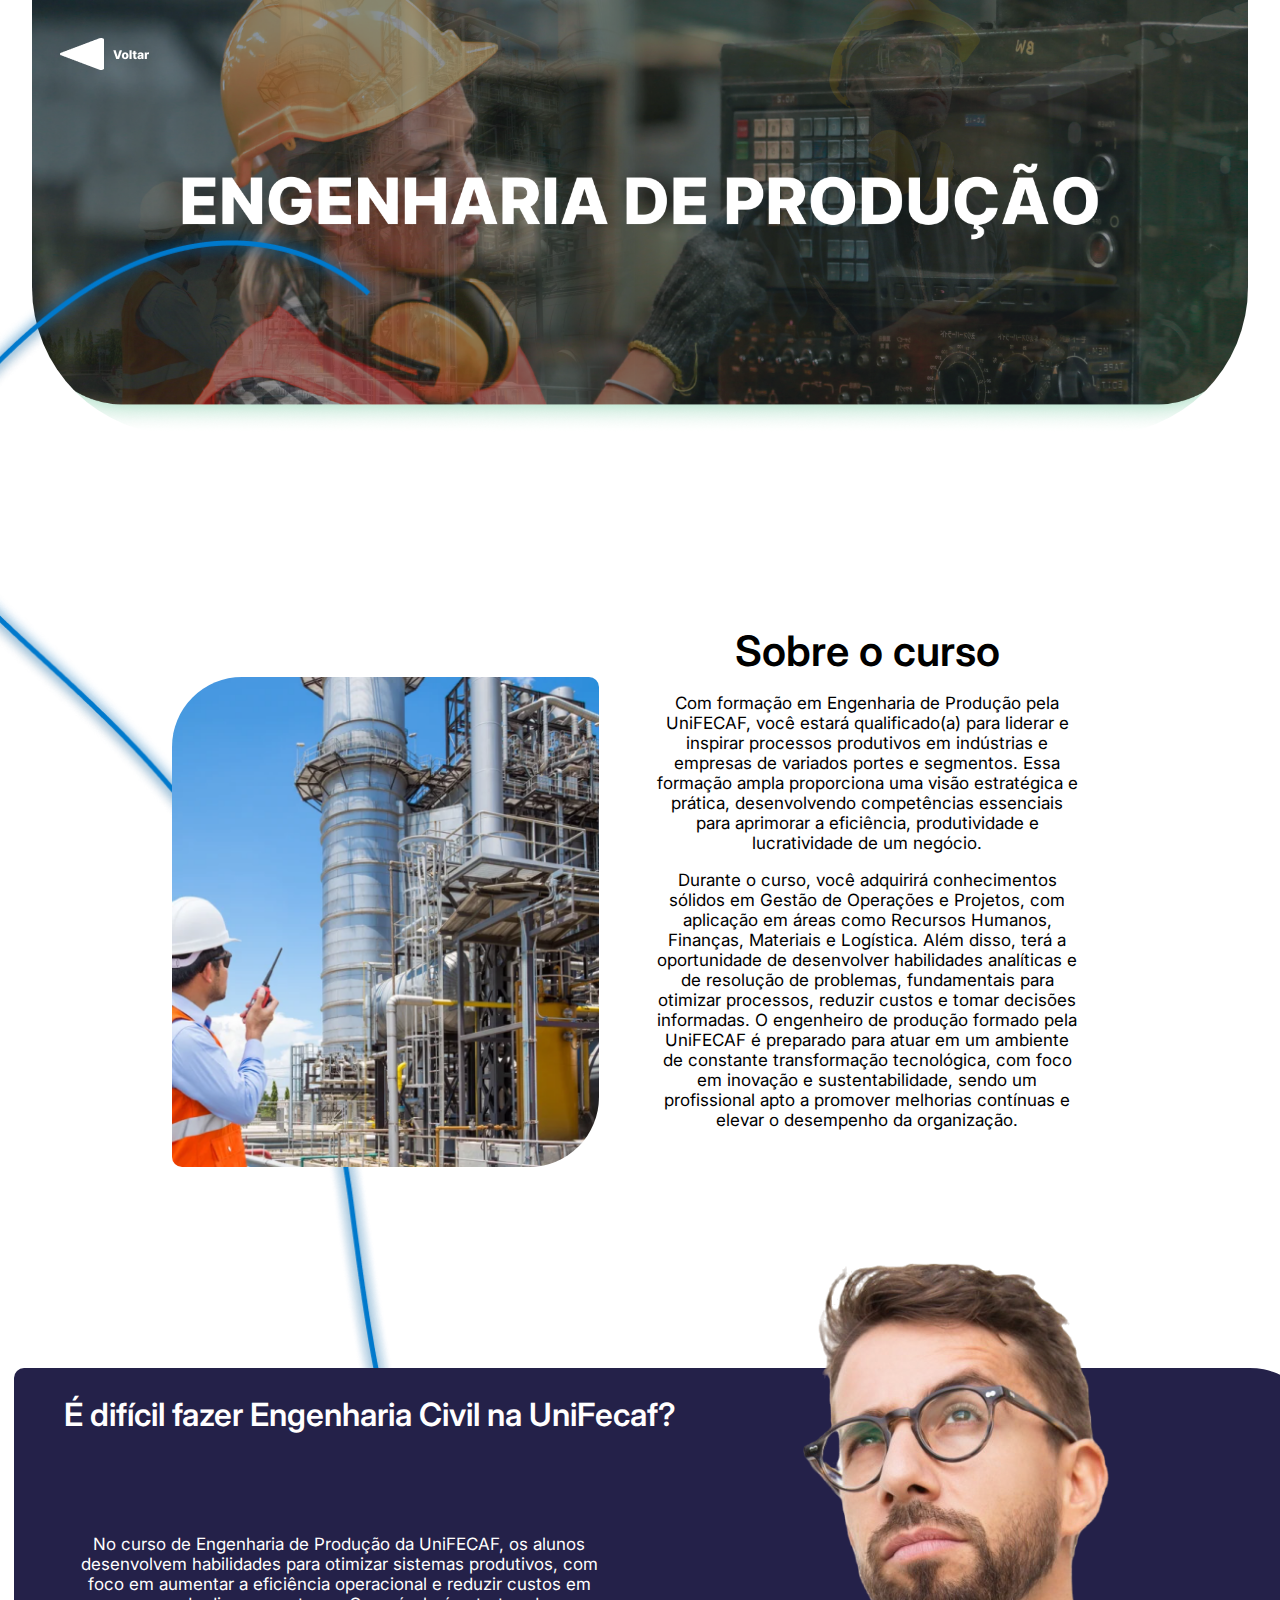
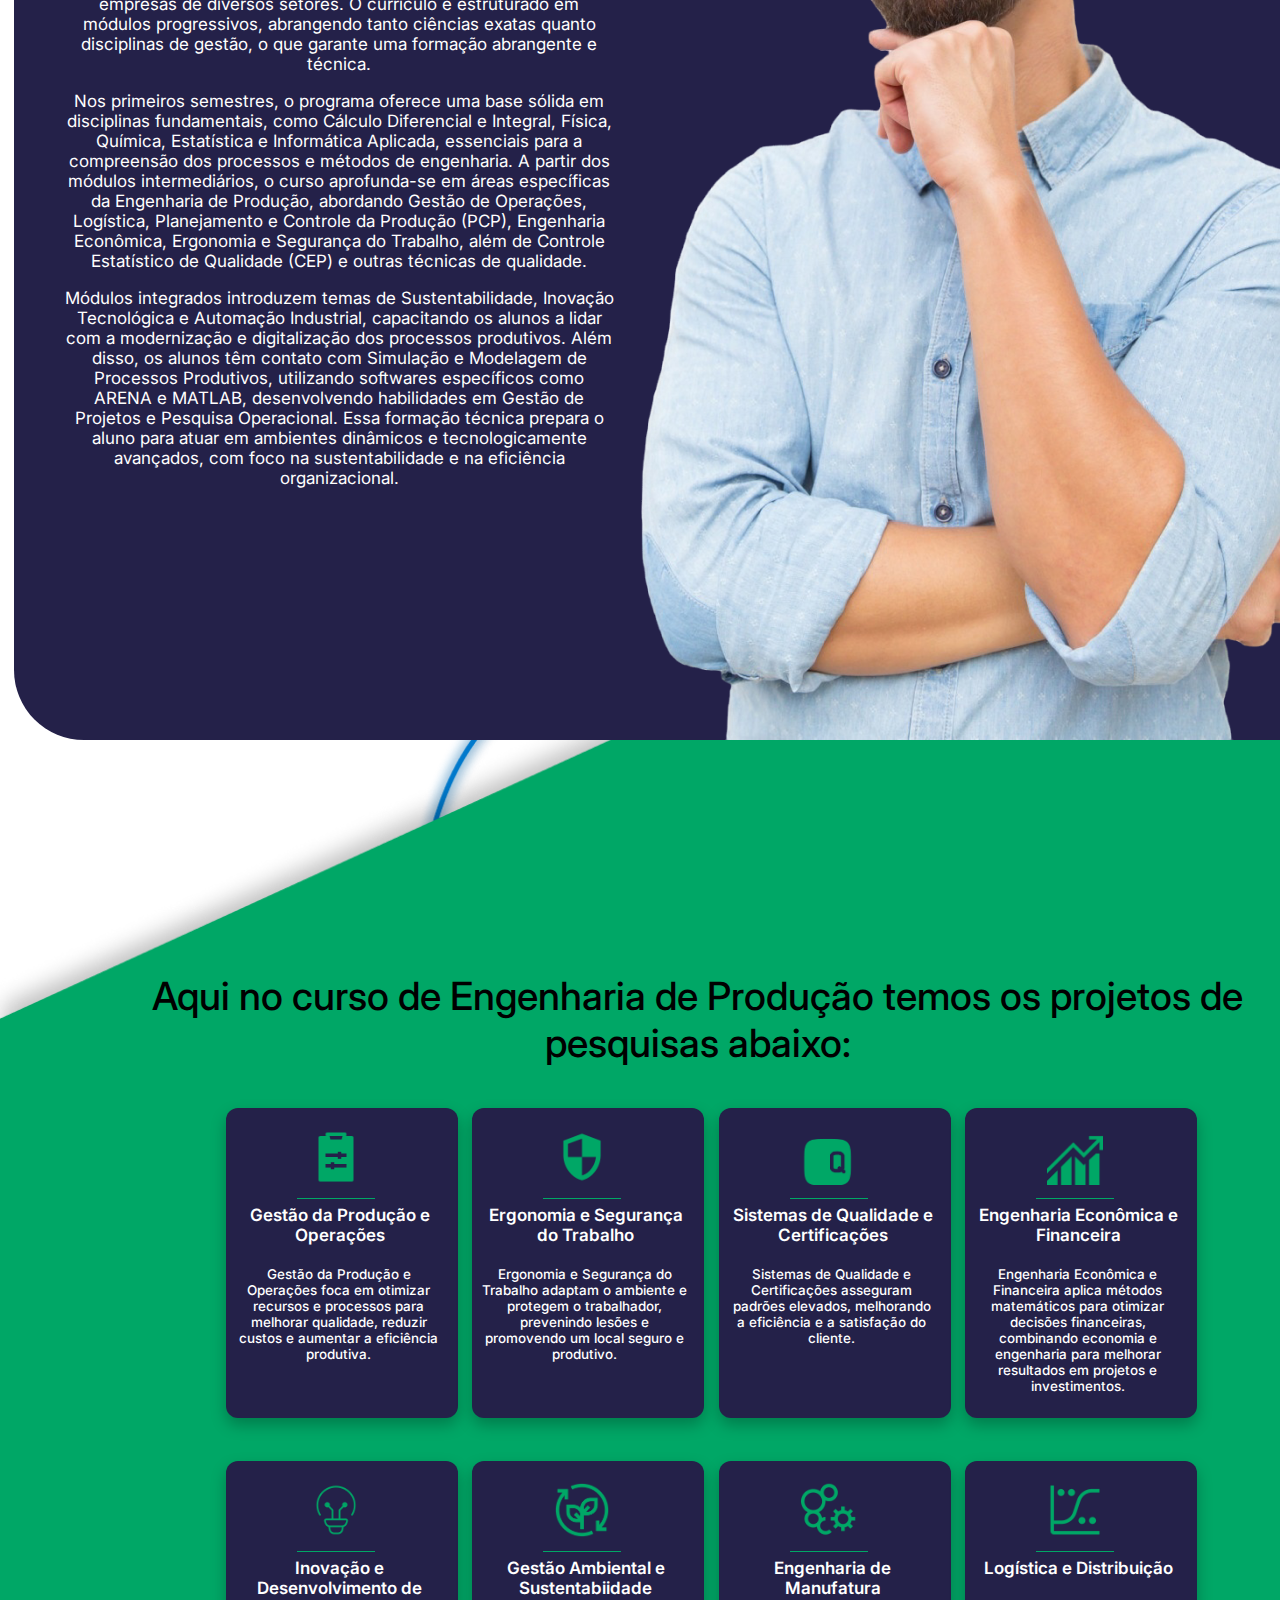
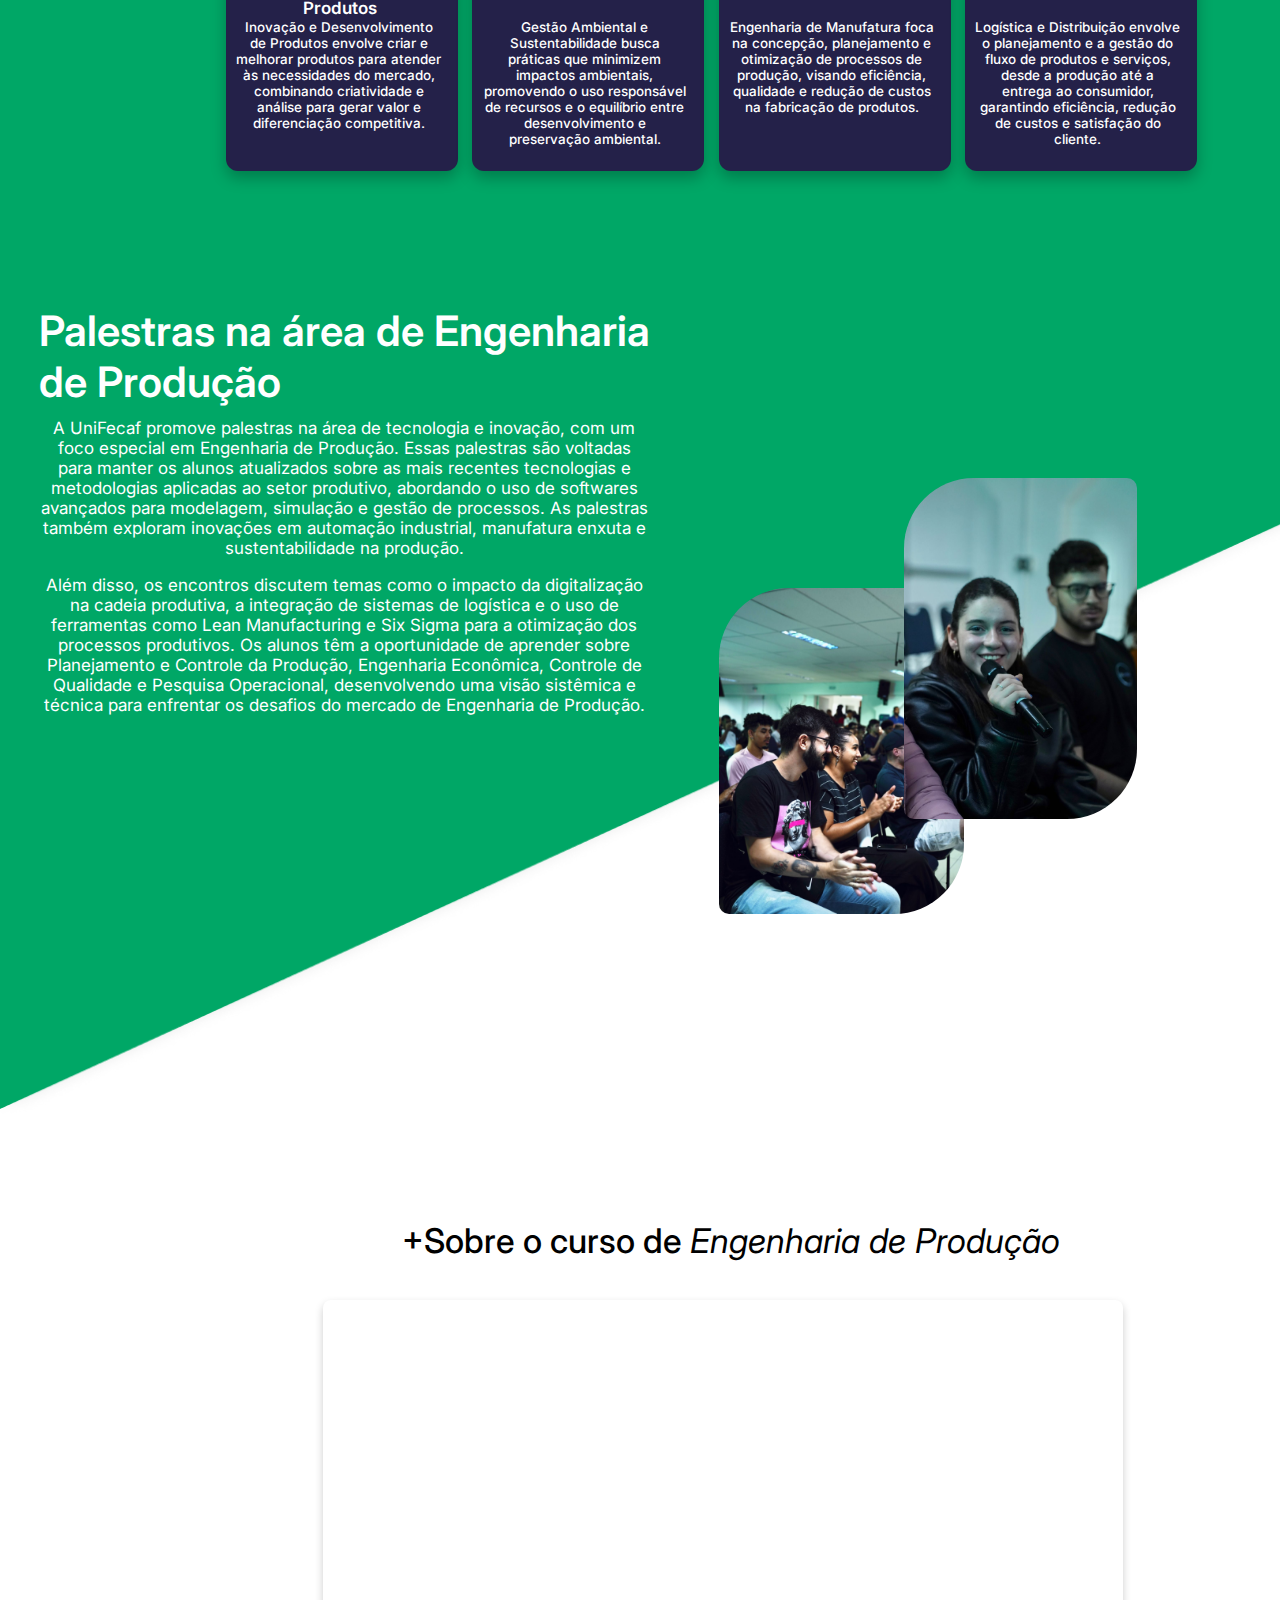
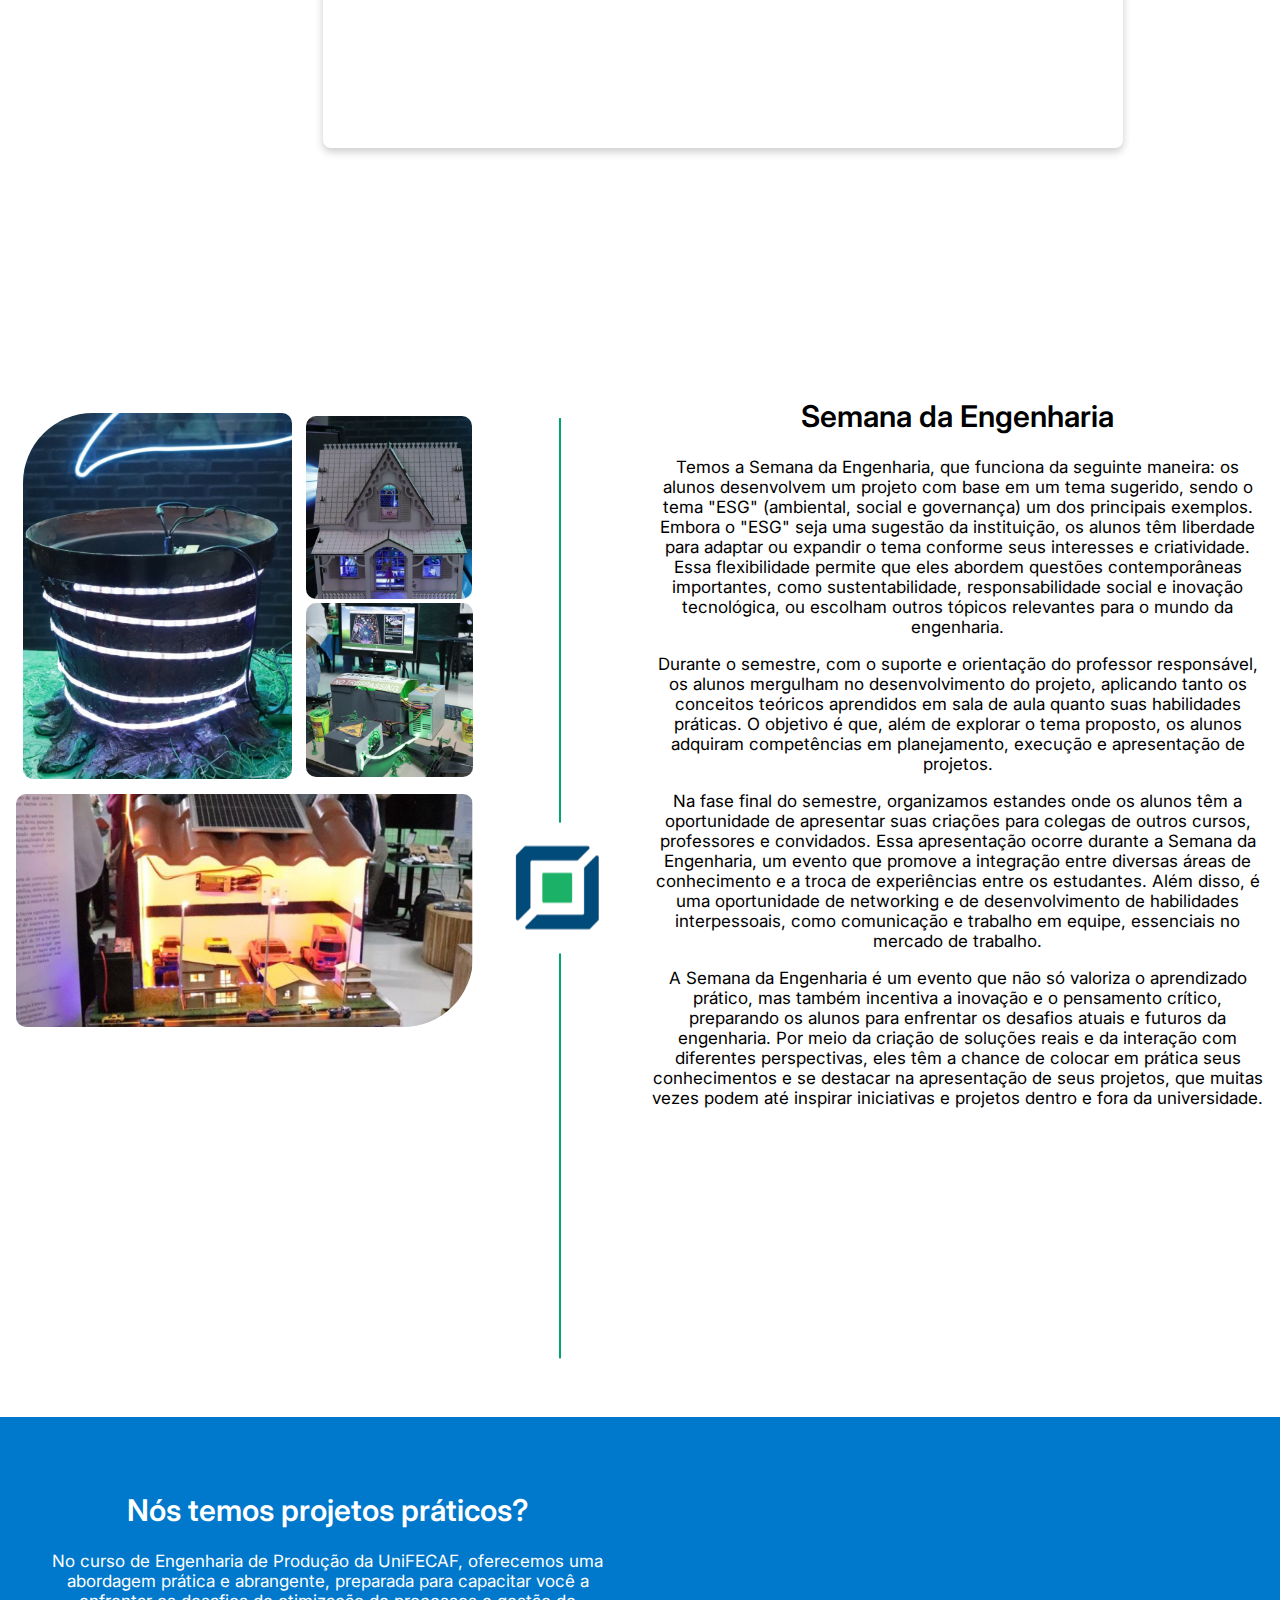
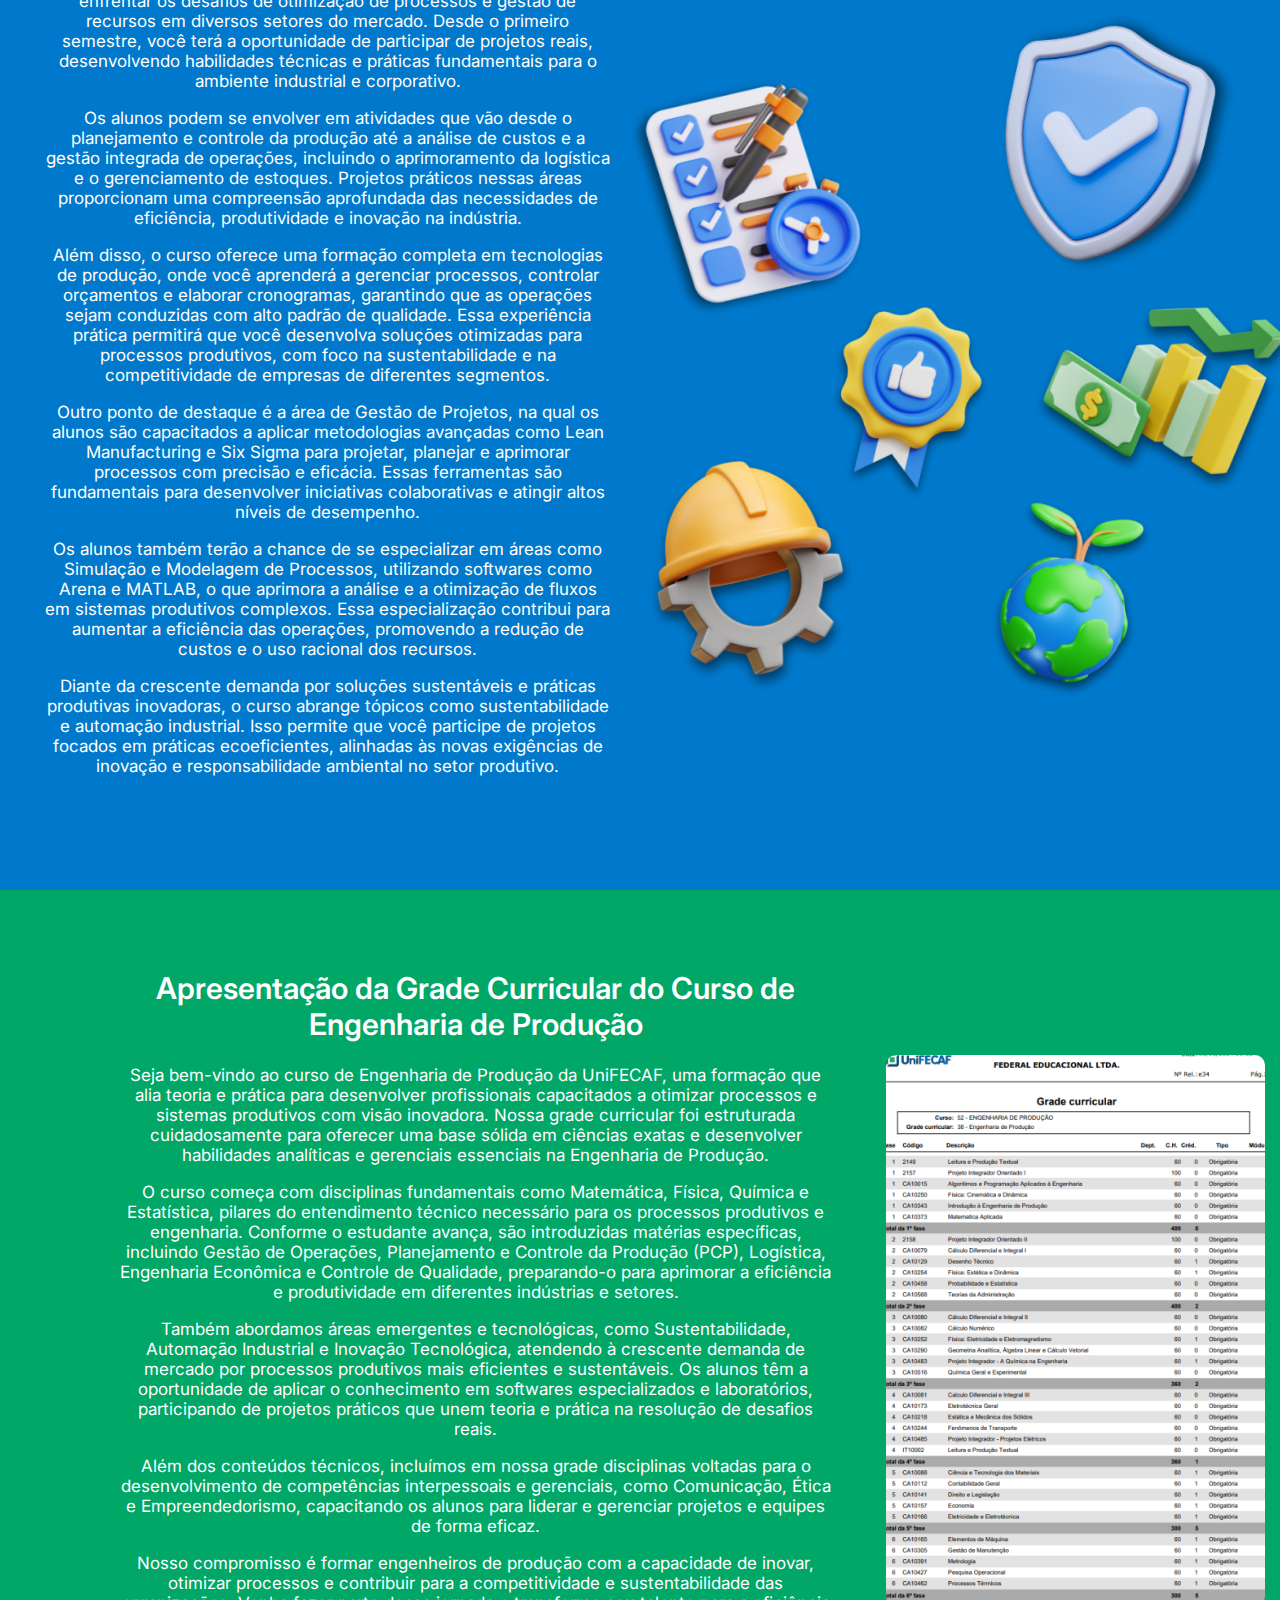
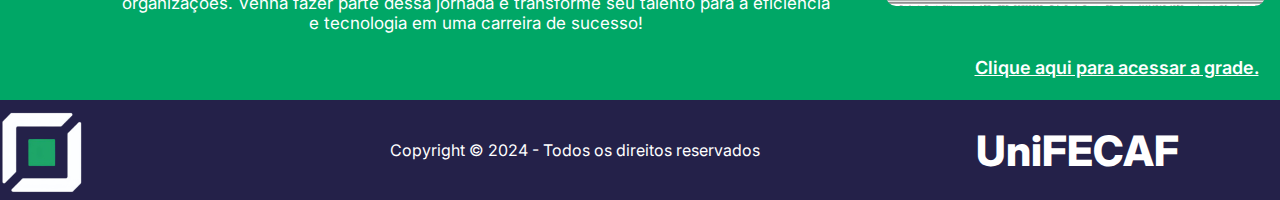
<file: engenharia_de_producao/index.html>
<!DOCTYPE html>
<html>
<head>
  	<meta charset="utf-8">
  	<meta name="viewport" content="initial-scale=1, width=device-width">
  	<link rel="stylesheet"  href="./index.css" />
	<title>Engenharia de Produção</title>
	<link rel="icon" href="../tela_inicial/img-pages/img-logo.png" type="image/png" />
  	<link rel="stylesheet" href="https://fonts.googleapis.com/css2?family=Inter:ital,wght@0,400;0,500;0,600;0,800;1,600&display=swap" />
</head>
<body>
  	<div class="engenharia-container">
		<img class="banner" alt="" src="img/img-banner.png">
		<img class="grupo-linha" alt="" src="../tela_inicial/img-pages/img-linha+fundo-verde.png">
		<img class="botao-voltar" alt="" src="../tela_inicial/img-pages/img-seta-voltar.png" id="botao-voltar">

		<!-- Sobre o curso --> 
		<div class="grupo-sobre-o-curso">
			<div class="container-sobre-o-curso">
					<h2 class="titulo-sobre-o-curso">Sobre o curso</h2>
					<p>Com formação em Engenharia de Produção pela UniFECAF, você estará qualificado(a) para liderar e inspirar processos produtivos em indústrias e empresas de variados portes e segmentos. Essa formação ampla proporciona uma visão estratégica e prática, desenvolvendo competências essenciais para aprimorar a eficiência, produtividade e lucratividade de um negócio.</p>
					<p>Durante o curso, você adquirirá conhecimentos sólidos em Gestão de Operações e Projetos, com aplicação em áreas como Recursos Humanos, Finanças, Materiais e Logística. Além disso, terá a oportunidade de desenvolver habilidades analíticas e de resolução de problemas, fundamentais para otimizar processos, reduzir custos e tomar decisões informadas. O engenheiro de produção formado pela UniFECAF é preparado para atuar em um ambiente de constante transformação tecnológica, com foco em inovação e sustentabilidade, sendo um profissional apto a promover melhorias contínuas e elevar o desempenho da organização.</p>
			</div>
			<img class="img-sobre-o-curso" alt="" src="img/img-sobre-o-curso.png">
		</div>

		<!-- É difícil fazer engenharia elétrica -->
		<div class="grupo-o-que-vamos-aprender">
			<div class="container-aprender">
				<h2 class="titulo-aprender">É difícil fazer Engenharia Civil na UniFecaf?</h2>
				<p>No curso de Engenharia de Produção da UniFECAF, os alunos desenvolvem habilidades para otimizar sistemas produtivos, com foco em aumentar a eficiência operacional e reduzir custos em empresas de diversos setores. O currículo é estruturado em módulos progressivos, abrangendo tanto ciências exatas quanto disciplinas de gestão, o que garante uma formação abrangente e técnica.</p>
				<p>Nos primeiros semestres, o programa oferece uma base sólida em disciplinas fundamentais, como Cálculo Diferencial e Integral, Física, Química, Estatística e Informática Aplicada, essenciais para a compreensão dos processos e métodos de engenharia. A partir dos módulos intermediários, o curso aprofunda-se em áreas específicas da Engenharia de Produção, abordando Gestão de Operações, Logística, Planejamento e Controle da Produção (PCP), Engenharia Econômica, Ergonomia e Segurança do Trabalho, além de Controle Estatístico de Qualidade (CEP) e outras técnicas de qualidade.</p>
				<p>Módulos integrados introduzem temas de Sustentabilidade, Inovação Tecnológica e Automação Industrial, capacitando os alunos a lidar com a modernização e digitalização dos processos produtivos. Além disso, os alunos têm contato com Simulação e Modelagem de Processos Produtivos, utilizando softwares específicos como ARENA e MATLAB, desenvolvendo habilidades em Gestão de Projetos e Pesquisa Operacional. Essa formação técnica prepara o aluno para atuar em ambientes dinâmicos e tecnologicamente avançados, com foco na sustentabilidade e na eficiência organizacional.</p>
			</div>
			<img class="img-homem-pensativo" alt="" src="../tela_inicial/img-pages/img-homem-pensativo.png"> 
		</div>
		
		<!-- Grupo de pesquisas -->
		<div class="grupo-pesquisas">
			<h2 class="titulo-grupo-pesquisas">Aqui no curso de Engenharia de Produção temos os projetos de pesquisas abaixo:</h2>
			
			<!-- Bloco - Gestão da Produção e Operações -->
			<div class="bloco-gestao-da-producao">
				<img class="img-geral" alt="" src="img/lsicon_management-filled.png">
				<div class="bloco-sistemas-its-item"></div>
				<h2 class="titulo-geral">Gestão da Produção e Operações</h2>
				<p class="paragrafo-geral">Gestão da Produção e Operações foca em otimizar recursos e processos para melhorar qualidade, reduzir custos e aumentar a eficiência produtiva.</p>
			</div>

			<!-- Bloco - Ergonomia e Segurança do Trabalho -->
			<div class="bloco-seguranca-do-trabalho">
				<img class="img-geral" alt="" src="img/material-symbols_security.png">
				<div class="bloco-sistemas-its-item"></div>
				<h2 class="titulo-geral">Ergonomia e Segurança do Trabalho</h2>
				<p class="paragrafo-geral">Ergonomia e Segurança do Trabalho adaptam o ambiente e protegem o trabalhador, prevenindo lesões e promovendo um local seguro e produtivo.</p>
			</div>
			
			<!-- Bloco - Sistemas de Qualidade e Certificações -->
			<div class="bloco-qualidade-e-certificacoes">
				<img class="img-geral" alt="" src="img/solar_high-quality-bold.png">
				<div class="bloco-sistemas-its-item"></div>
				<h2 class="titulo-geral">Sistemas de Qualidade e Certificações</h2>
				<p class="paragrafo-geral">Sistemas de Qualidade e Certificações asseguram padrões elevados, melhorando a eficiência e a satisfação do cliente.</p>
				
			</div>

			<!-- Bloco - Engenharia Econômica e Financeira -->
			<div class="bloco-economica-e-fincanceira">
				<img class="img-geral" alt="" src="img/fluent-mdl2_financial-solid.png">
				<div class="bloco-sistemas-its-item"></div>
				<h2 class="titulo-geral">Engenharia Econômica e Financeira</h2>
				<p class="paragrafo-geral">Engenharia Econômica e Financeira aplica métodos matemáticos para otimizar decisões financeiras, combinando economia e engenharia para melhorar resultados em projetos e investimentos.</p>
			</div>

			<!-- Bloco - Inovação e Desenvolvimento de Produtos -->
			<div class="bloco-inovacao">
				<img class="img-geral" alt="" src="img/hugeicons_ai-innovation-03.png">	
				<div class="bloco-sistemas-its-item"></div>
				<h2 class="titulo-geral">Inovação e Desenvolvimento de Produtos </h2>
				<p class="paragrafo-geral">Inovação e Desenvolvimento de Produtos envolve criar e melhorar produtos para atender às necessidades do mercado, combinando criatividade e análise para gerar valor e diferenciação competitiva.</p>
			</div>
			
			<!-- Bloco - Gestão Ambiental e Sustentabiidade -->
			<div class="bloco-gestao-ambiental">
				<img class="img-geral" alt="" src="img/carbon_sustainability.png">
				<div class="bloco-sistemas-its-item"></div>
				<h2 class="titulo-geral">Gestão Ambiental e Sustentabiidade</h2>
				<p class="paragrafo-geral">Gestão Ambiental e Sustentabilidade busca práticas que minimizem impactos ambientais, promovendo o uso responsável de recursos e o equilíbrio entre desenvolvimento e preservação ambiental.</p>		
			</div>
			
			<!-- Bloco - Engenharia de Manufatura -->
			<div class="bloco-manufatura">
				<img class="img-geral" alt="" src="img/carbon_ibm-engineering-lifecycle-mgmt.png">
					<div class="bloco-sistemas-its-item"></div>
					<h2 class="titulo-geral">Engenharia de Manufatura</h2>
					<p class="paragrafo-geral">Engenharia de Manufatura foca na concepção, planejamento e otimização de processos de produção, visando eficiência, qualidade e redução de custos na fabricação de produtos.</p>
					
			</div>

			<!-- Bloco - Logística e Distribuição -->
			<div class="bloco-logistica-e-distribuicao">
				<img class="img-geral" alt="" src="img/carbon_chart-logistic-regression.png">	
				<div class="bloco-sistemas-its-item"></div>
				<h2 class="titulo-geral">Logística e Distribuição</h2>
				<p class="paragrafo-geral">Logística e Distribuição envolve o planejamento e a gestão do fluxo de produtos e serviços, desde a produção até a entrega ao consumidor, garantindo eficiência, redução de custos e satisfação do cliente.</p>
			</div>				
		</div>
		
		<!-- Grupo palestras -->
		<div class="grupo-palestras">
			<div class="bloco-texto-palestras">
				<h2 class="titulo-palestras">Palestras na área de Engenharia de Produção</h2>
				<p>A UniFecaf promove palestras na área de tecnologia e inovação, com um foco especial em Engenharia de Produção. Essas palestras são voltadas para manter os alunos atualizados sobre as mais recentes tecnologias e metodologias aplicadas ao setor produtivo, abordando o uso de softwares avançados para modelagem, simulação e gestão de processos. As palestras também exploram inovações em automação industrial, manufatura enxuta e sustentabilidade na produção.</p>
				<p>Além disso, os encontros discutem temas como o impacto da digitalização na cadeia produtiva, a integração de sistemas de logística e o uso de ferramentas como Lean Manufacturing e Six Sigma para a otimização dos processos produtivos. Os alunos têm a oportunidade de aprender sobre Planejamento e Controle da Produção, Engenharia Econômica, Controle de Qualidade e Pesquisa Operacional, desenvolvendo uma visão sistêmica e técnica para enfrentar os desafios do mercado de Engenharia de Produção.</p>
			</div>
			<div class="imgs-paletras">
				<img class="img-palestras-retangulo-1" alt="" src="../tela_inicial/img-pages/Rectangle 8.png">
				<img class="img-palestras-retangulo-2" alt="" src="../tela_inicial/img-pages/Rectangle 9.png">
			</div>
		</div>

		<!-- Vídeo do curso -->
		<div class="container-mais-sobre-o-curso">
			<div class="bloco-texto-video">
				<span class="texto-sobre-o-curso-1">+Sobre o curso de </span>
				<i class="texto-sobre-o-curso-2">Engenharia de Produção</i>
			</div>
			<div class="video-container">
				<iframe width="840" height="440" src="https://www.youtube.com/embed/vJs7YhvvGl0?si=8dkLUSqCSbHi4QWT" title="YouTube video player" frameborder="0" allow="accelerometer; autoplay; clipboard-write; encrypted-media; gyroscope; picture-in-picture; web-share" referrerpolicy="strict-origin-when-cross-origin" allowfullscreen></iframe>
			</div>
		</div>

		<!-- Semana da Engenharia -->
		<div class="grupo-semana-da-engenharia">
			<div class="bloco-texto-semana-da-engenharia">
				<h2 class="titulo-semana-da-engenharia">Semana da Engenharia</h2><br>
				<p>Temos a Semana da Engenharia, que funciona da seguinte maneira: os alunos desenvolvem um projeto com base em um tema sugerido, sendo o tema "ESG" (ambiental, social e governança) um dos principais exemplos. Embora o "ESG" seja uma sugestão da instituição, os alunos têm liberdade para adaptar ou expandir o tema conforme seus interesses e criatividade. Essa flexibilidade permite que eles abordem questões contemporâneas importantes, como sustentabilidade, responsabilidade social e inovação tecnológica, ou escolham outros tópicos relevantes para o mundo da engenharia.</p>
				<p>Durante o semestre, com o suporte e orientação do professor responsável, os alunos mergulham no desenvolvimento do projeto, aplicando tanto os conceitos teóricos aprendidos em sala de aula quanto suas habilidades práticas. O objetivo é que, além de explorar o tema proposto, os alunos adquiram competências em planejamento, execução e apresentação de projetos.</p>
				<p>Na fase final do semestre, organizamos estandes onde os alunos têm a oportunidade de apresentar suas criações para colegas de outros cursos, professores e convidados. Essa apresentação ocorre durante a Semana da Engenharia, um evento que promove a integração entre diversas áreas de conhecimento e a troca de experiências entre os estudantes. Além disso, é uma oportunidade de networking e de desenvolvimento de habilidades interpessoais, como comunicação e trabalho em equipe, essenciais no mercado de trabalho.</p>
				<p>A Semana da Engenharia é um evento que não só valoriza o aprendizado prático, mas também incentiva a inovação e o pensamento crítico, preparando os alunos para enfrentar os desafios atuais e futuros da engenharia. Por meio da criação de soluções reais e da interação com diferentes perspectivas, eles têm a chance de colocar em prática seus conhecimentos e se destacar na apresentação de seus projetos, que muitas vezes podem até inspirar iniciativas e projetos dentro e fora da universidade.</p>
			</div>
			<img class="img-linhalogo" alt="" src="../tela_inicial/img-pages/img-linha+logo.png">
			<div class="imgs-semana-da-engenharia">
				<img class="img-semana-da-engenharia-image-1" alt="" src="../tela_inicial/img-pages/Rectangle 12.png">
				<img class="img-semana-da-engenharia-image-2" alt="" src="../tela_inicial/img-pages/Rectangle 11.png">
				<img class="img-semana-da-engenharia-image-3" alt="" src="../tela_inicial/img-pages/Rectangle 10.png">
				<img class="img-semana-da-engenharia-image-4" alt="" src="../tela_inicial/img-pages/Rectangle 13.png">  
			</div>
		</div>

		<!-- Projetos Práticos -->
		<div class="grupo-projeto-pratico">
			<div class="bloco-texto-projetos-praticos">
				<h2 class="titulo-semana-da-engenharia">Nós temos projetos práticos?</h2><br>
				<p>No curso de Engenharia de Produção da UniFECAF, oferecemos uma abordagem prática e abrangente, preparada para capacitar você a enfrentar os desafios de otimização de processos e gestão de recursos em diversos setores do mercado. Desde o primeiro semestre, você terá a oportunidade de participar de projetos reais, desenvolvendo habilidades técnicas e práticas fundamentais para o ambiente industrial e corporativo.</p>
				<p>Os alunos podem se envolver em atividades que vão desde o planejamento e controle da produção até a análise de custos e a gestão integrada de operações, incluindo o aprimoramento da logística e o gerenciamento de estoques. Projetos práticos nessas áreas proporcionam uma compreensão aprofundada das necessidades de eficiência, produtividade e inovação na indústria.</p>
				<p>Além disso, o curso oferece uma formação completa em tecnologias de produção, onde você aprenderá a gerenciar processos, controlar orçamentos e elaborar cronogramas, garantindo que as operações sejam conduzidas com alto padrão de qualidade. Essa experiência prática permitirá que você desenvolva soluções otimizadas para processos produtivos, com foco na sustentabilidade e na competitividade de empresas de diferentes segmentos.</p>
				<p>Outro ponto de destaque é a área de Gestão de Projetos, na qual os alunos são capacitados a aplicar metodologias avançadas como Lean Manufacturing e Six Sigma para projetar, planejar e aprimorar processos com precisão e eficácia. Essas ferramentas são fundamentais para desenvolver iniciativas colaborativas e atingir altos níveis de desempenho.</p>
				<p>Os alunos também terão a chance de se especializar em áreas como Simulação e Modelagem de Processos, utilizando softwares como Arena e MATLAB, o que aprimora a análise e a otimização de fluxos em sistemas produtivos complexos. Essa especialização contribui para aumentar a eficiência das operações, promovendo a redução de custos e o uso racional dos recursos.</p>
				<p>Diante da crescente demanda por soluções sustentáveis e práticas produtivas inovadoras, o curso abrange tópicos como sustentabilidade e automação industrial. Isso permite que você participe de projetos focados em práticas ecoeficientes, alinhadas às novas exigências de inovação e responsabilidade ambiental no setor produtivo.</p>
			</div>
			<img class="img-logos" alt="" src="img/img-logos.png">
		</div>     
		

		<!-- Grade Curricular -->
		<div class="container-grade-curricular">
			<div class="bloco-grade-curricular">	
				<h2 class="titulo-semana-da-engenharia">Apresentação da Grade Curricular do Curso de Engenharia de Produção</h2><br>
				<p>Seja bem-vindo ao curso de Engenharia de Produção da UniFECAF, uma formação que alia teoria e prática para desenvolver profissionais capacitados a otimizar processos e sistemas produtivos com visão inovadora. Nossa grade curricular foi estruturada cuidadosamente para oferecer uma base sólida em ciências exatas e desenvolver habilidades analíticas e gerenciais essenciais na Engenharia de Produção.</p>
				<p>O curso começa com disciplinas fundamentais como Matemática, Física, Química e Estatística, pilares do entendimento técnico necessário para os processos produtivos e engenharia. Conforme o estudante avança, são introduzidas matérias específicas, incluindo Gestão de Operações, Planejamento e Controle da Produção (PCP), Logística, Engenharia Econômica e Controle de Qualidade, preparando-o para aprimorar a eficiência e produtividade em diferentes indústrias e setores.</p>
				<p>Também abordamos áreas emergentes e tecnológicas, como Sustentabilidade, Automação Industrial e Inovação Tecnológica, atendendo à crescente demanda de mercado por processos produtivos mais eficientes e sustentáveis. Os alunos têm a oportunidade de aplicar o conhecimento em softwares especializados e laboratórios, participando de projetos práticos que unem teoria e prática na resolução de desafios reais.</p>
				<p>Além dos conteúdos técnicos, incluímos em nossa grade disciplinas voltadas para o desenvolvimento de competências interpessoais e gerenciais, como Comunicação, Ética e Empreendedorismo, capacitando os alunos para liderar e gerenciar projetos e equipes de forma eficaz.</p>
				<p>Nosso compromisso é formar engenheiros de produção com a capacidade de inovar, otimizar processos e contribuir para a competitividade e sustentabilidade das organizações. Venha fazer parte dessa jornada e transforme seu talento para a eficiência e tecnologia em uma carreira de sucesso!</p>
			</div>
			<a class="link-grade-curricular" href="documento_grade_curricular/R-E34-10011279047623945321.pdf" target="_blank">Clique aqui para acessar a grade.</a>
			<img class="img-grade-curricular" alt="" src="img/img-grade.png">  			
		</div>

		<!-- Rodapé -->
		<div class="rodap">
			<div class="unifecaf">UniFECAF</div>
			<div class="copyright-2024">Copyright © 2024 - Todos os direitos reservados</div>
			<img class="img-logo-fecaf" alt="" src="../tela_inicial/img-pages/img-logo-fecaf.png">
		</div>	
  	</div>
  	<script>
		document.getElementById("botao-voltar").addEventListener("click", function() {
    		window.location.href = "../tela_inicial/index.html";
		});
	</script>
</body>
</html>
</file>
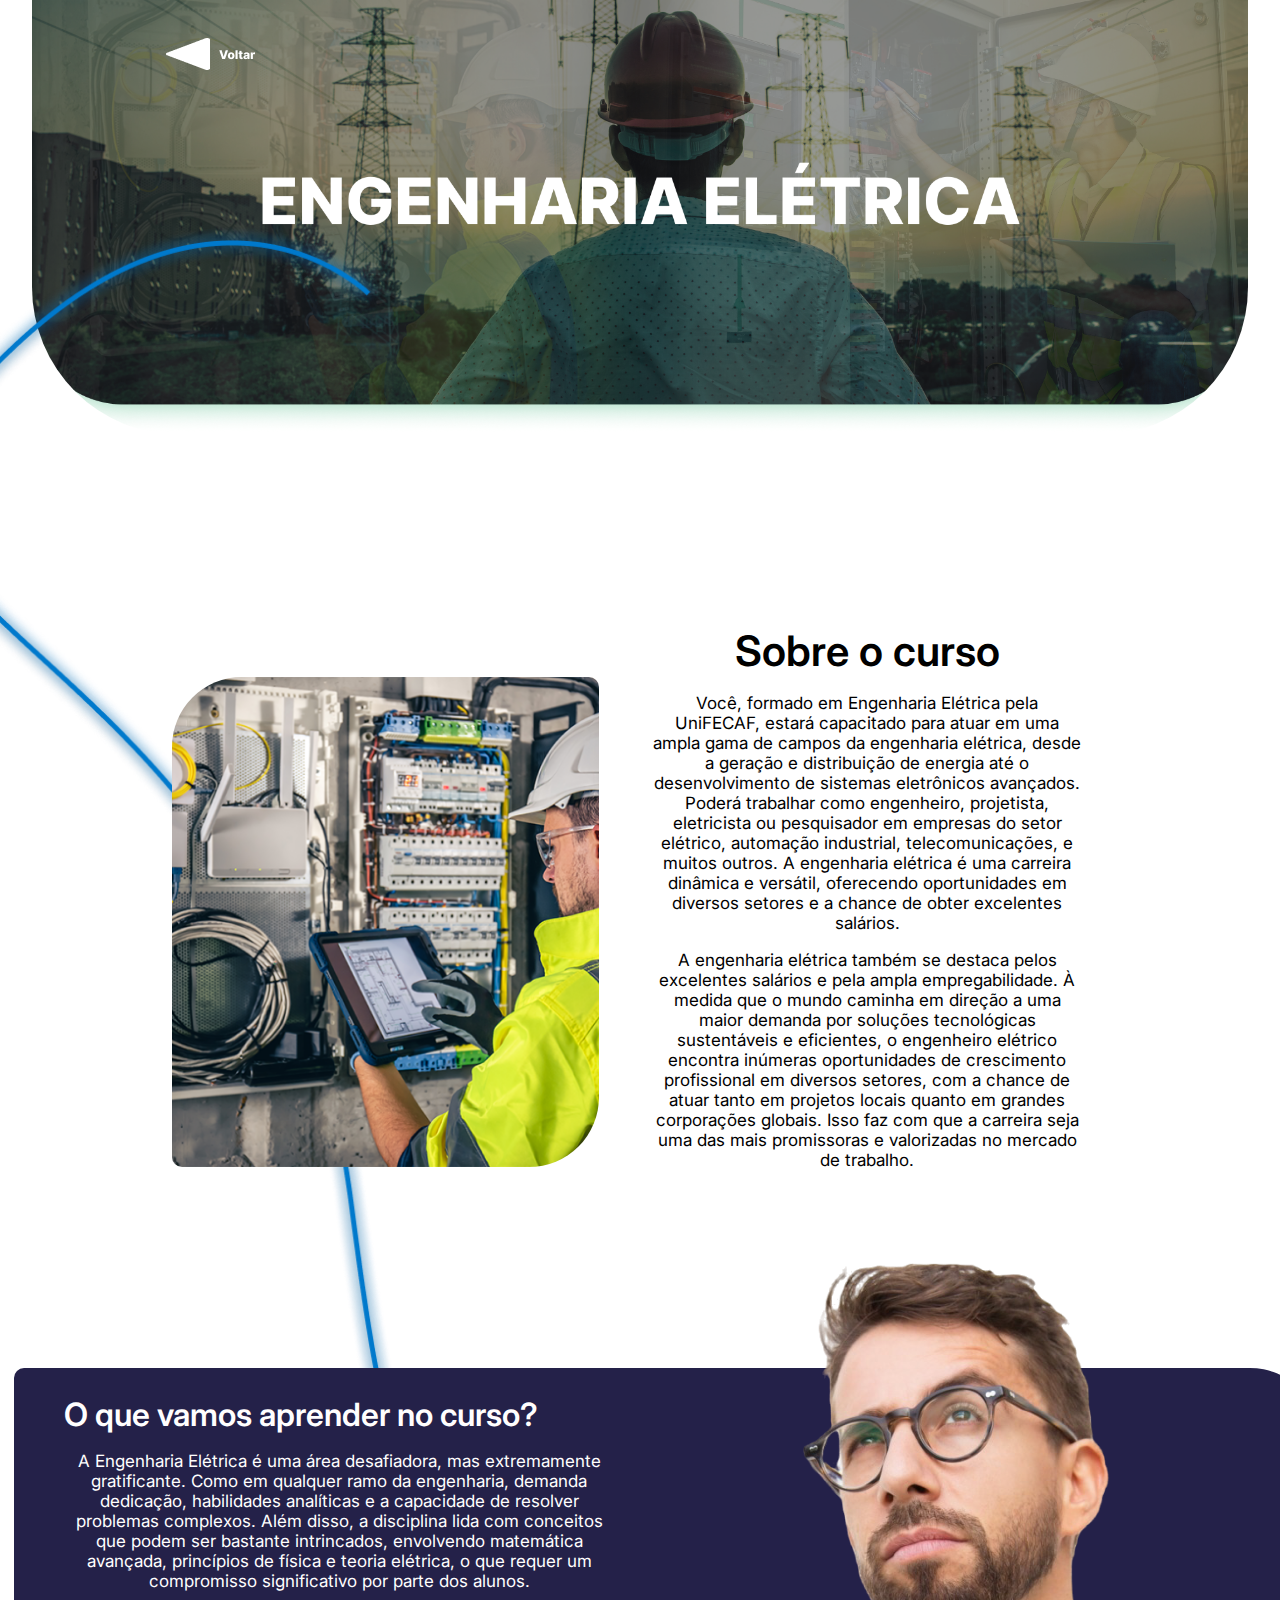
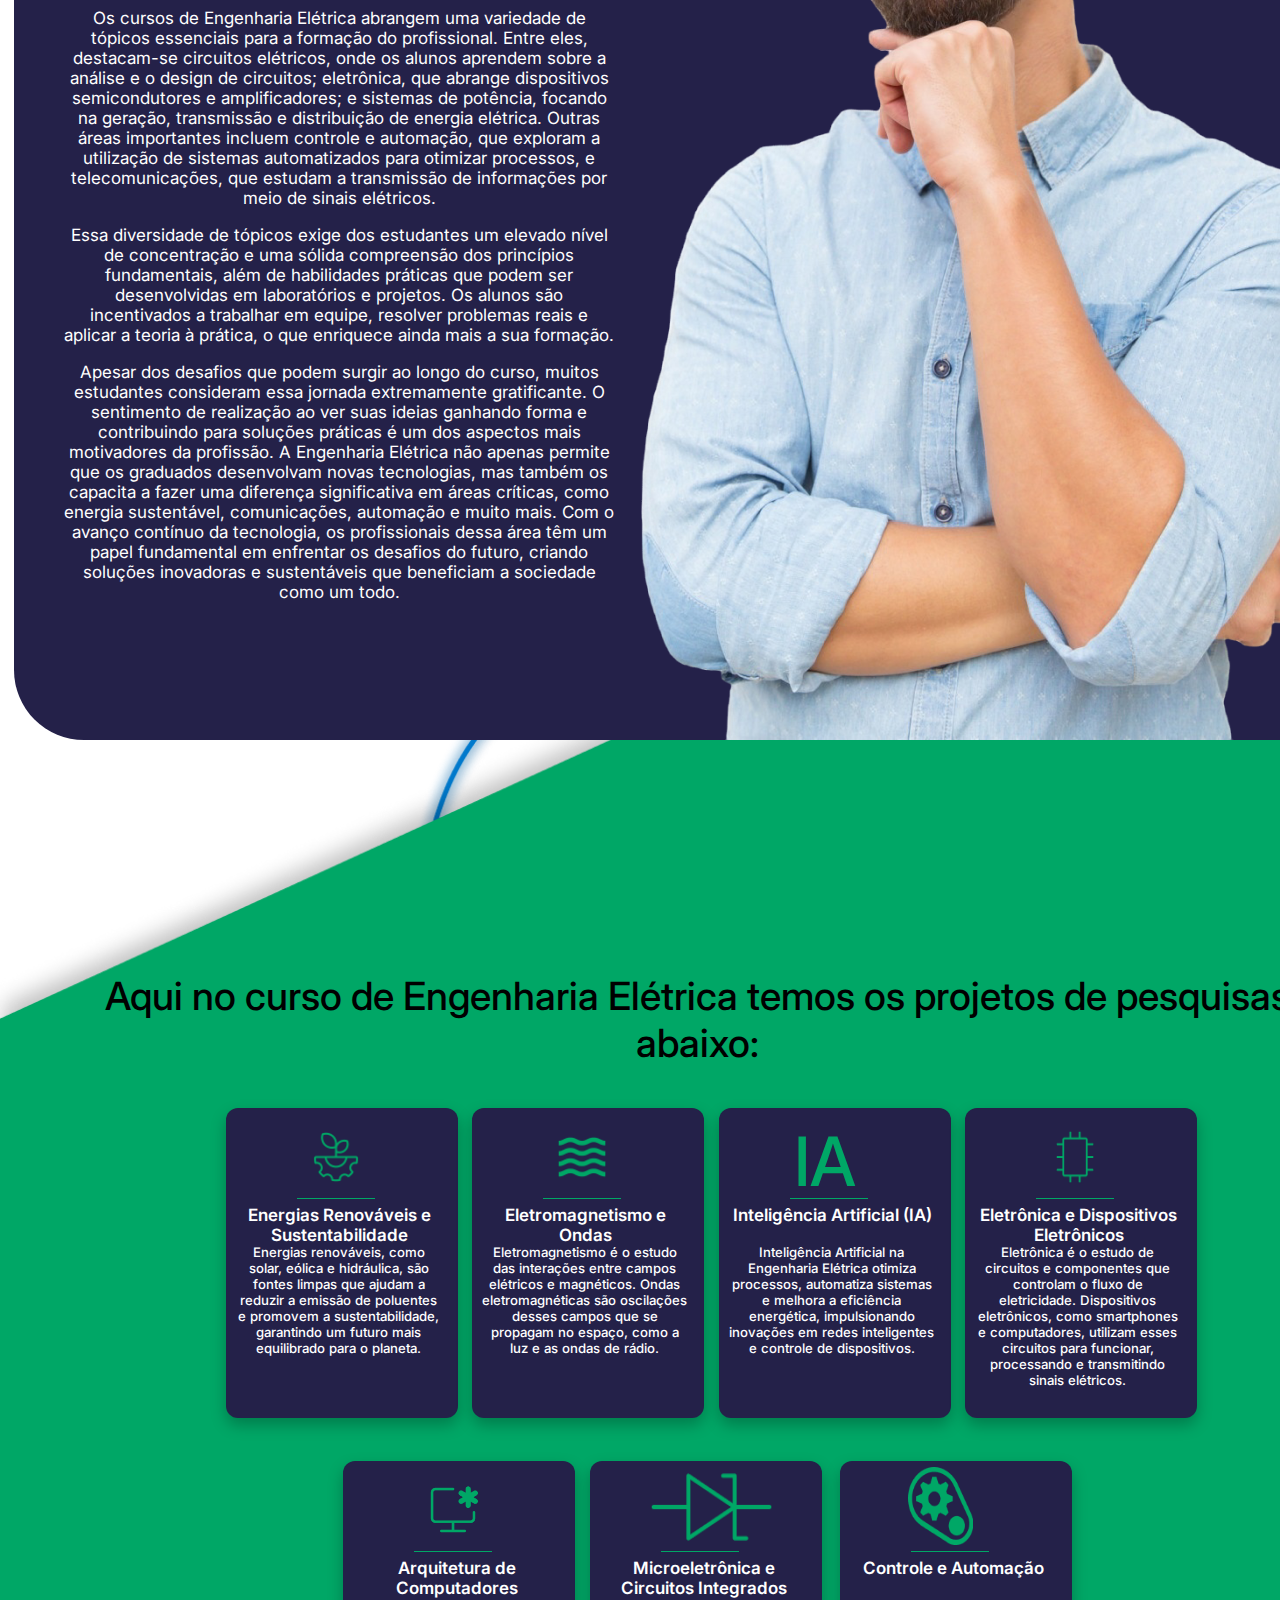
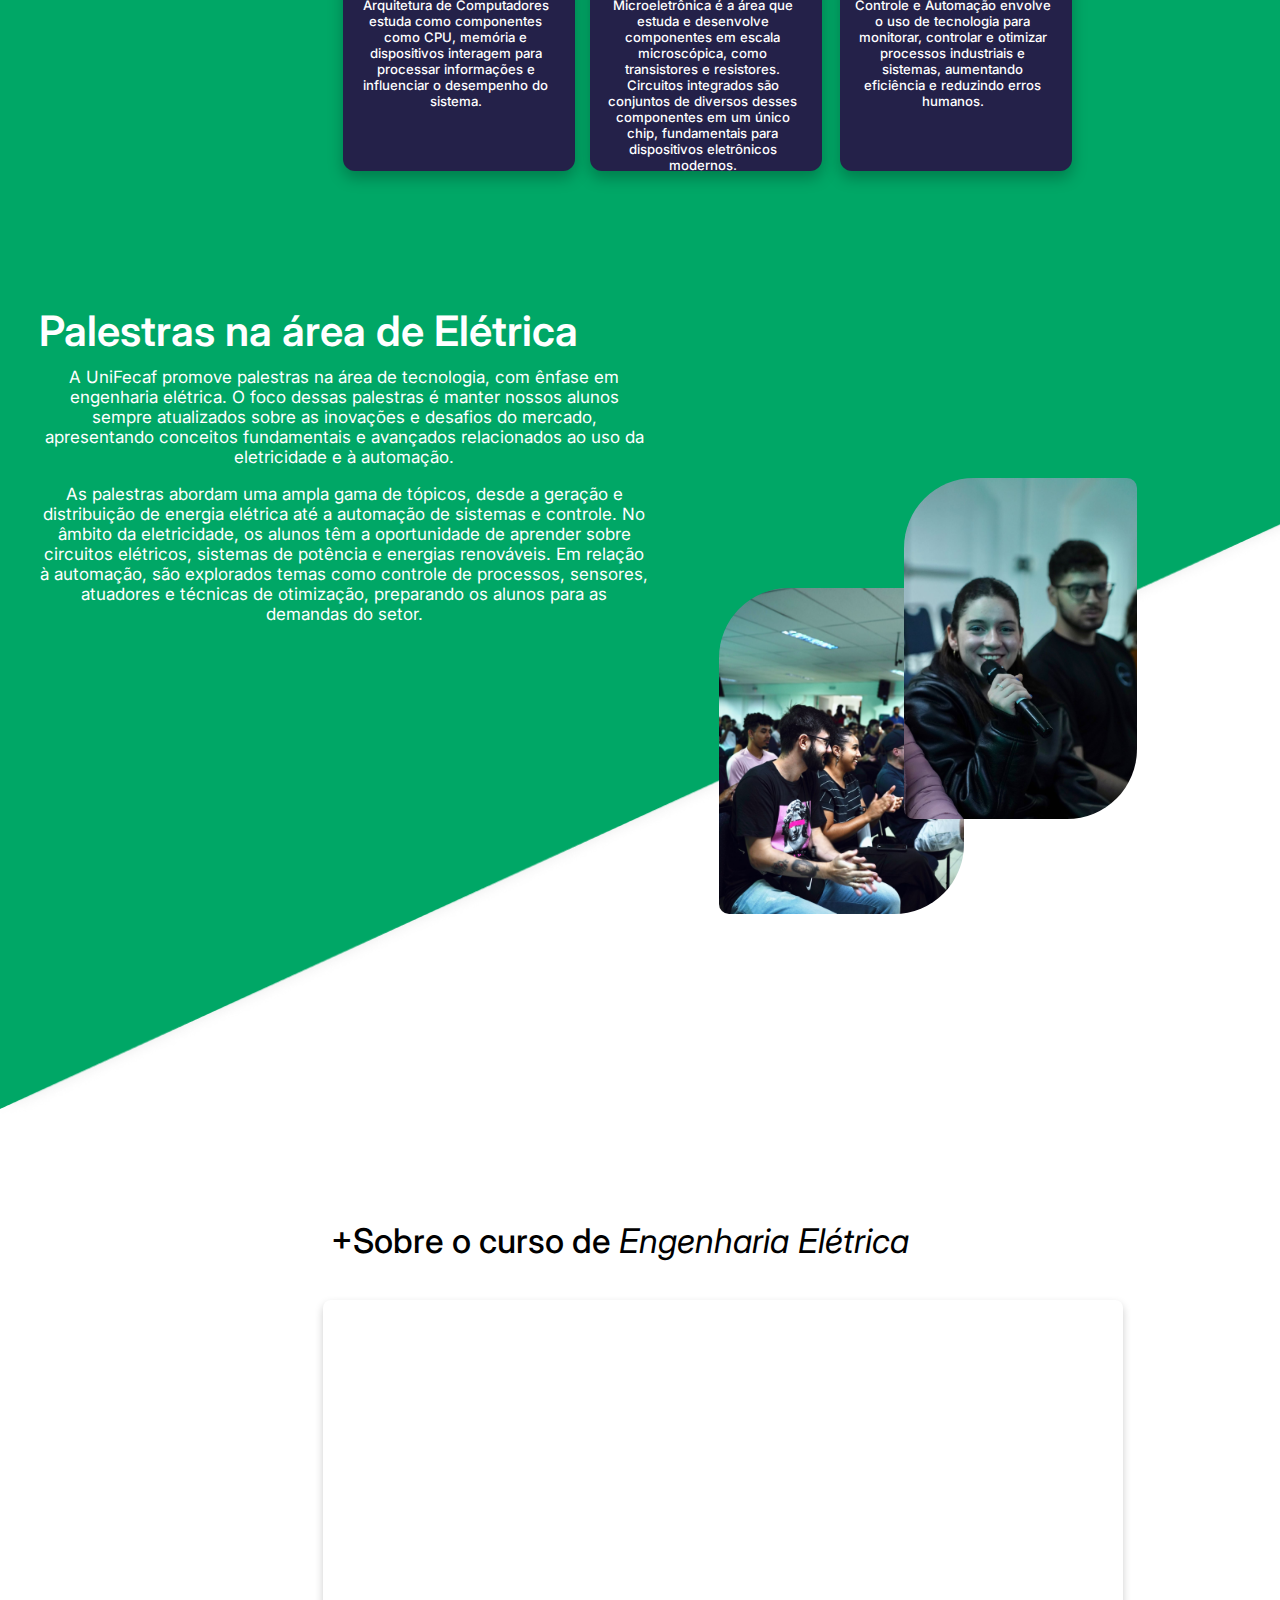
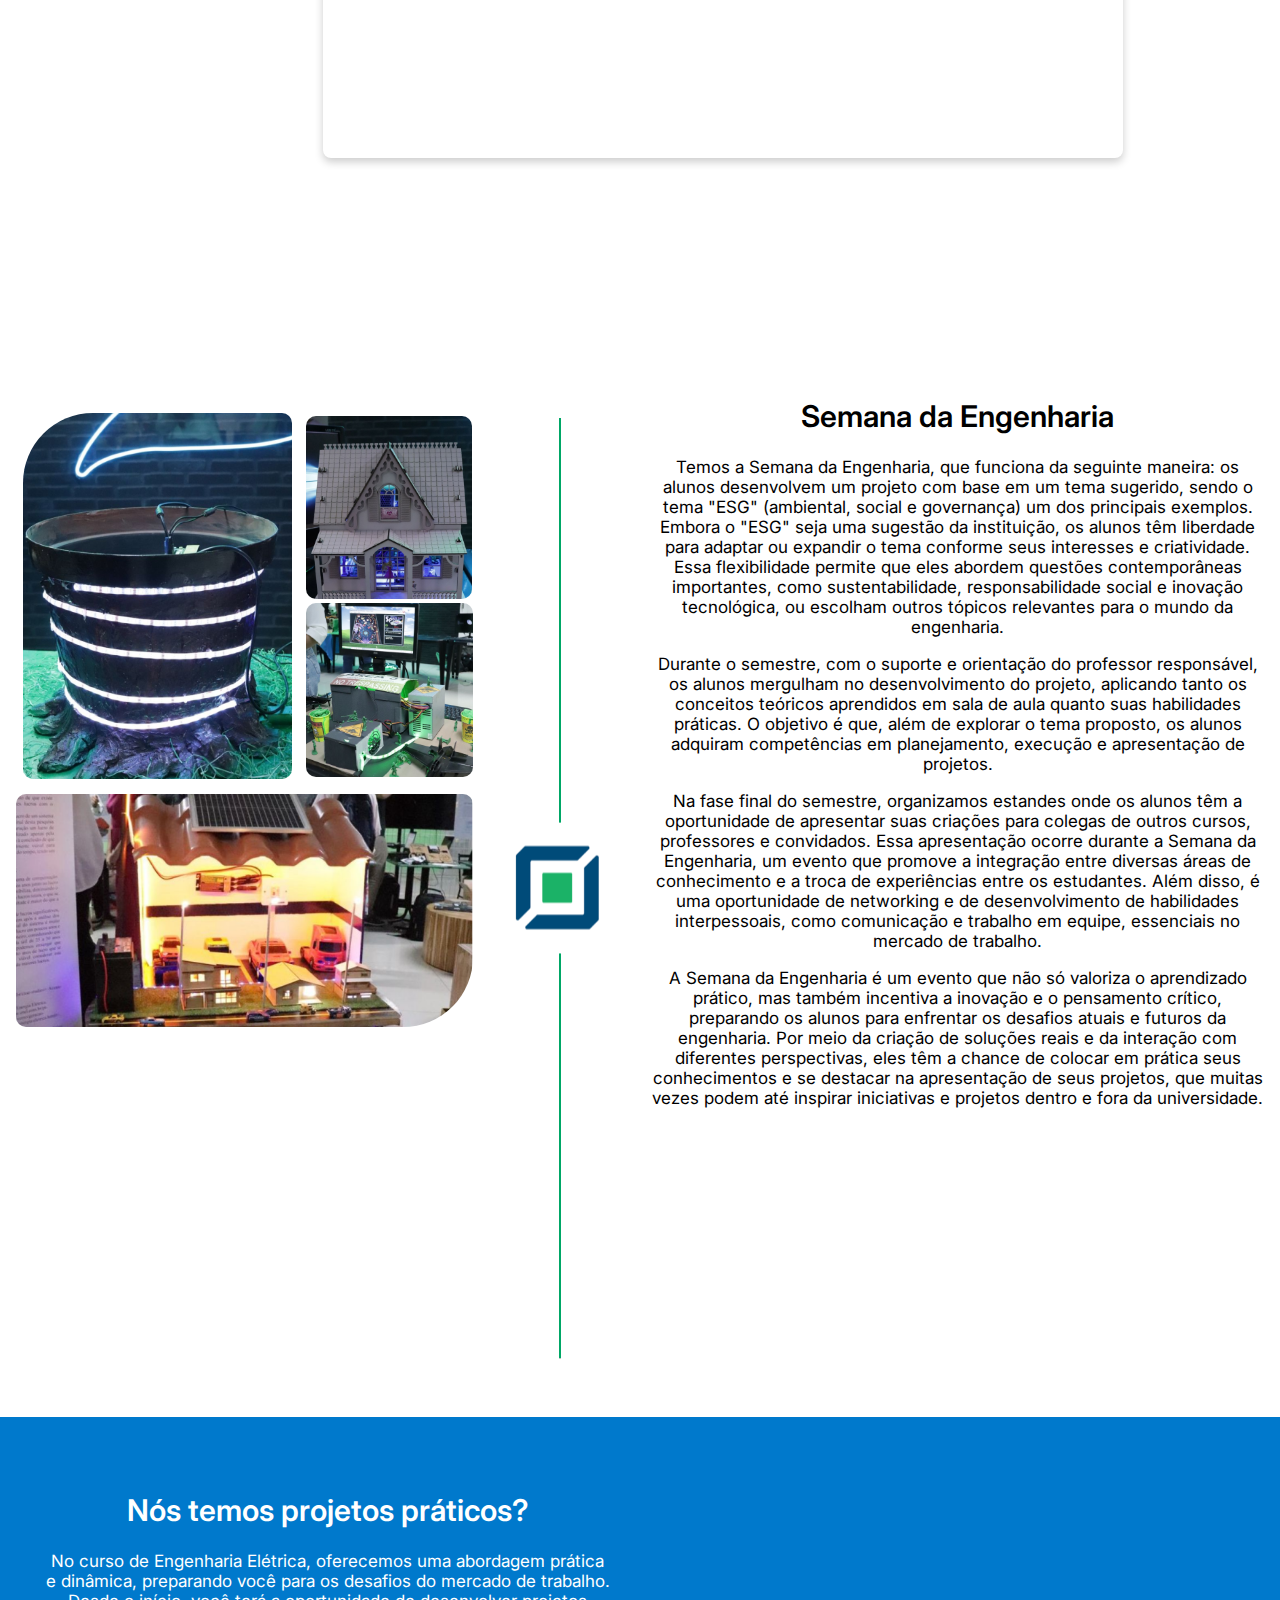
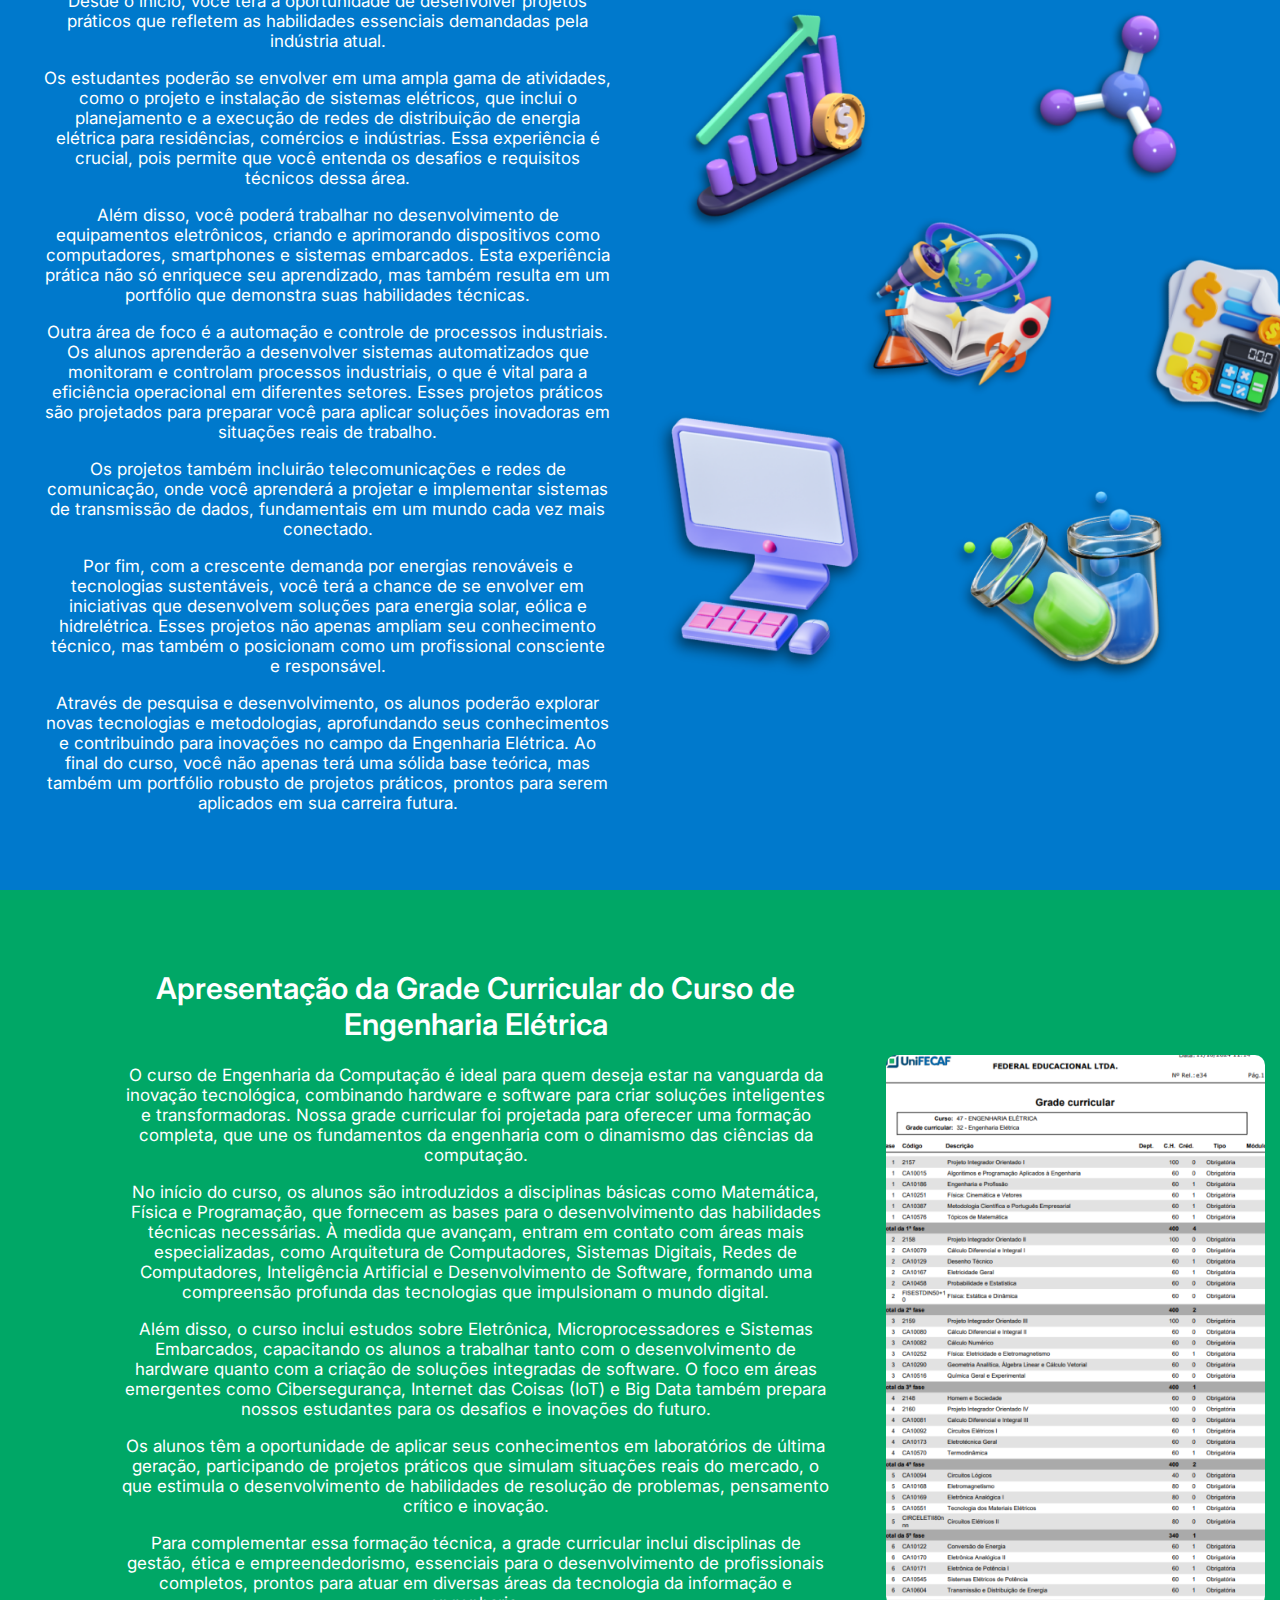
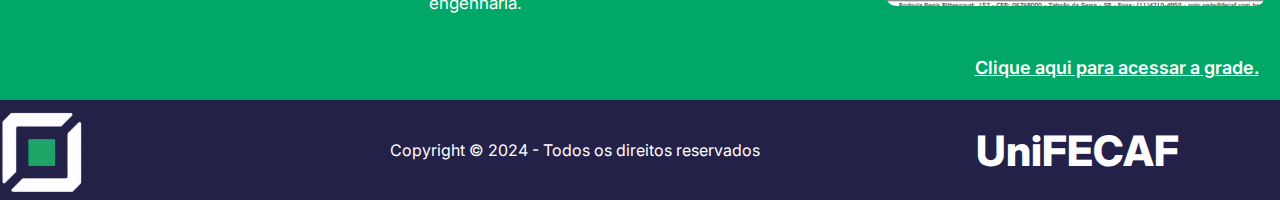
<file: engenharia_eletrica/index.html>
<!DOCTYPE html>
<html>
<head>
  	<meta charset="utf-8">
  	<meta name="viewport" content="initial-scale=1, width=device-width">
  	<link rel="stylesheet"  href="./index.css" />
	  <title>Engenharia Elétrica</title>
	  <link rel="icon" href="../tela_inicial/img-pages/img-logo.png" type="image/png" />
  	<link rel="stylesheet" href="https://fonts.googleapis.com/css2?family=Inter:ital,wght@0,400;0,500;0,600;0,800;1,600&display=swap" />
</head>
<body>
  	<div class="engenharia-container">
		<img class="banner" alt="" src="img/img-banner.png">
		<img class="grupo-linha" alt="" src="../tela_inicial/img-pages/img-linha+fundo-verde.png">
		<img class="botao-voltar" alt="" src="../tela_inicial/img-pages/img-seta-voltar.png" id="botao-voltar">

		<!-- Sobre o curso --> 
		<div class="grupo-sobre-o-curso">
			<div class="container-sobre-o-curso">
					<h2 class="titulo-sobre-o-curso">Sobre o curso</h2>
					<p>Você, formado em Engenharia Elétrica pela UniFECAF, estará capacitado para atuar em uma ampla gama de campos da engenharia elétrica, desde a geração e distribuição de energia até o desenvolvimento de sistemas eletrônicos avançados. Poderá trabalhar como engenheiro, projetista, eletricista ou pesquisador em empresas do setor elétrico, automação industrial, telecomunicações, e muitos outros. A engenharia elétrica é uma carreira dinâmica e versátil, oferecendo oportunidades em diversos setores e a chance de obter excelentes salários.</p>
					<p>A engenharia elétrica também se destaca pelos excelentes salários e pela ampla empregabilidade. À medida que o mundo caminha em direção a uma maior demanda por soluções tecnológicas sustentáveis e eficientes, o engenheiro elétrico encontra inúmeras oportunidades de crescimento profissional em diversos setores, com a chance de atuar tanto em projetos locais quanto em grandes corporações globais. Isso faz com que a carreira seja uma das mais promissoras e valorizadas no mercado de trabalho.</p>
			</div>
			<img class="img-sobre-o-curso" alt="" src="img/img-sobre-o-curso.png">
		</div>

		<!-- É difícil fazer engenharia elétrica -->
		<div class="grupo-o-que-vamos-aprender">
			<div class="container-aprender">
				<h2 class="titulo-aprender">O que vamos aprender no curso?</h2>
				<p>A Engenharia Elétrica é uma área desafiadora, mas extremamente gratificante. Como em qualquer ramo da engenharia, demanda dedicação, habilidades analíticas e a capacidade de resolver problemas complexos. Além disso, a disciplina lida com conceitos que podem ser bastante intrincados, envolvendo matemática avançada, princípios de física e teoria elétrica, o que requer um compromisso significativo por parte dos alunos.</p>
				<p>Os cursos de Engenharia Elétrica abrangem uma variedade de tópicos essenciais para a formação do profissional. Entre eles, destacam-se circuitos elétricos, onde os alunos aprendem sobre a análise e o design de circuitos; eletrônica, que abrange dispositivos semicondutores e amplificadores; e sistemas de potência, focando na geração, transmissão e distribuição de energia elétrica. Outras áreas importantes incluem controle e automação, que exploram a utilização de sistemas automatizados para otimizar processos, e telecomunicações, que estudam a transmissão de informações por meio de sinais elétricos.</p>
				<p>Essa diversidade de tópicos exige dos estudantes um elevado nível de concentração e uma sólida compreensão dos princípios fundamentais, além de habilidades práticas que podem ser desenvolvidas em laboratórios e projetos. Os alunos são incentivados a trabalhar em equipe, resolver problemas reais e aplicar a teoria à prática, o que enriquece ainda mais a sua formação.</p>
				<p>Apesar dos desafios que podem surgir ao longo do curso, muitos estudantes consideram essa jornada extremamente gratificante. O sentimento de realização ao ver suas ideias ganhando forma e contribuindo para soluções práticas é um dos aspectos mais motivadores da profissão. A Engenharia Elétrica não apenas permite que os graduados desenvolvam novas tecnologias, mas também os capacita a fazer uma diferença significativa em áreas críticas, como energia sustentável, comunicações, automação e muito mais. Com o avanço contínuo da tecnologia, os profissionais dessa área têm um papel fundamental em enfrentar os desafios do futuro, criando soluções inovadoras e sustentáveis que beneficiam a sociedade como um todo.</p>
			</div>
			<img class="img-homem-pensativo" alt="" src="../tela_inicial/img-pages/img-homem-pensativo.png"> 
		</div>
		
		<!-- Grupo de pesquisas -->
		<div class="grupo-pesquisas">
			<h2 class="titulo-grupo-pesquisas">Aqui no curso de Engenharia Elétrica temos os projetos de pesquisas abaixo:</h2>
			
			<!-- Bloco - Energias Renováveis e Sustentabilidade -->
			<div class="bloco-energia-renovaveis">
				<img class="img-geral" alt="" src="img/hugeicons_bio-energy.png">
				<div class="bloco-sistemas-its-item"></div>
				<h2 class="titulo-geral">Energias Renováveis e Sustentabilidade</h2>
				<p class="paragrafo-geral">Energias renováveis, como solar, eólica e hidráulica, são fontes limpas que ajudam a reduzir a emissão de poluentes e promovem a sustentabilidade, garantindo um futuro mais equilibrado para o planeta.</p>
			</div>

			<!-- Bloco - Eletromagnetismo e Ondas -->
			<div class="bloco-eletromagnetismo">
				<img class="img-geral" alt="" src="img/material-symbols_waves.png">
				<div class="bloco-sistemas-its-item"></div>
				<h2 class="titulo-geral">Eletromagnetismo e Ondas</h2>
				<p class="paragrafo-geral">Eletromagnetismo é o estudo das interações entre campos elétricos e magnéticos. Ondas eletromagnéticas são oscilações desses campos que se propagam no espaço, como a luz e as ondas de rádio.</p>
			</div>
			
			<!-- Bloco - IA -->
			<div class="bloco-ia">
				<div class="ia">IA</div>
				<div class="bloco-sistemas-its-item"></div>
				<h2 class="titulo-geral">Inteligência Artificial (IA)</h2>
				<p class="paragrafo-geral">Inteligência Artificial na Engenharia Elétrica otimiza processos, automatiza sistemas e melhora a eficiência energética, impulsionando inovações em redes inteligentes e controle de dispositivos.</p>
				
			</div>

			<!-- Bloco - Eletrônica e Dispositivos Eletrônicos -->
			<div class="bloco-eletronico">
				<img class="img-geral" alt="" src="img/iconoir_electronics-chip.png">
				<div class="bloco-sistemas-its-item"></div>
				<h2 class="titulo-geral">Eletrônica e Dispositivos Eletrônicos</h2>
				<p class="paragrafo-geral">Eletrônica é o estudo de circuitos e componentes que controlam o fluxo de eletricidade. Dispositivos eletrônicos, como smartphones e computadores, utilizam esses circuitos para funcionar, processando e transmitindo sinais elétricos.</p>
			</div>

			<!-- Bloco - Arquitetura de Computadores -->
			<div class="bloco-arquitetura-de-computacao">
				<img class="img-geral" alt="" src="img/icon-park-twotone_setting-computer.png">	
				<div class="bloco-sistemas-its-item"></div>
				<h2 class="titulo-geral">Arquitetura de Computadores</h2>
				<p class="paragrafo-geral">Arquitetura de Computadores estuda como componentes como CPU, memória e dispositivos interagem para processar informações e influenciar o desempenho do sistema.</p>
			</div>
			
			<!-- Bloco - Microeletrônica e Circuitos Integrados -->
			<div class="bloco-microeletronica">
				<img class="img-microeletronica" alt="" src="img/tabler_circuit-diode-zener.png">
				<div class="bloco-sistemas-its-item"></div>
				<h2 class="titulo-geral">Microeletrônica e Circuitos Integrados</h2>
				<p class="paragrafo-geral">Microeletrônica é a área que estuda e desenvolve componentes em escala microscópica, como transistores e resistores. Circuitos integrados são conjuntos de diversos desses componentes em um único chip, fundamentais para dispositivos eletrônicos modernos.</p>		
			</div>
		
			<!-- Bloco - Controle e Automação -->
			<div class="bloco-controle-automacao">
				<img class="img-controle-automacao" alt="" src="img/vaadin_automation.png">
				<div class="bloco-sistemas-its-item"></div>
				<h2 class="titulo-geral">Controle e Automação</h2>
				<p class="paragrafo-geral">Controle e Automação envolve o uso de tecnologia para monitorar, controlar e otimizar processos industriais e sistemas, aumentando eficiência e reduzindo erros humanos.</p>
			</div>
		</div>
		
		<!-- Grupo palestras -->
		<div class="grupo-palestras">
			<div class="bloco-texto-palestras">
				<h2 class="titulo-palestras">Palestras na área de Elétrica</h2>
				<p>A UniFecaf promove palestras na área de tecnologia, com ênfase em engenharia elétrica. O foco dessas palestras é manter nossos alunos sempre atualizados sobre as inovações e desafios do mercado, apresentando conceitos fundamentais e avançados relacionados ao uso da eletricidade e à automação.</p>
				<p>As palestras abordam uma ampla gama de tópicos, desde a geração e distribuição de energia elétrica até a automação de sistemas e controle. No âmbito da eletricidade, os alunos têm a oportunidade de aprender sobre circuitos elétricos, sistemas de potência e energias renováveis. Em relação à automação, são explorados temas como controle de processos, sensores, atuadores e técnicas de otimização, preparando os alunos para as demandas do setor.</p>
			</div>
			<div class="imgs-paletras">
				<img class="img-palestras-retangulo-1" alt="" src="../tela_inicial/img-pages/Rectangle 8.png">
				<img class="img-palestras-retangulo-2" alt="" src="../tela_inicial/img-pages/Rectangle 9.png">
			</div>
		</div>

		<!-- Vídeo do curso -->
		<div class="container-mais-sobre-o-curso">
			<div class="bloco-texto-video">
				<span class="texto-sobre-o-curso-1">+Sobre o curso de </span>
				<i class="texto-sobre-o-curso-2">Engenharia Elétrica</i>
			</div>
			<div class="video-container">
				<iframe width="850" height="450" src="https://www.youtube.com/embed/CTI2_bX7Gwo?si=jpSwSm6vkZUWSvEj" title="YouTube video player" frameborder="0" allow="accelerometer; autoplay; clipboard-write; encrypted-media; gyroscope; picture-in-picture; web-share" referrerpolicy="strict-origin-when-cross-origin" allowfullscreen></iframe>
			</div>
		</div>

		<!-- Semana da Engenharia -->
		<div class="grupo-semana-da-engenharia">
			<div class="bloco-texto-semana-da-engenharia">
				<h2 class="titulo-semana-da-engenharia">Semana da Engenharia</h2><br>
				<p>Temos a Semana da Engenharia, que funciona da seguinte maneira: os alunos desenvolvem um projeto com base em um tema sugerido, sendo o tema "ESG" (ambiental, social e governança) um dos principais exemplos. Embora o "ESG" seja uma sugestão da instituição, os alunos têm liberdade para adaptar ou expandir o tema conforme seus interesses e criatividade. Essa flexibilidade permite que eles abordem questões contemporâneas importantes, como sustentabilidade, responsabilidade social e inovação tecnológica, ou escolham outros tópicos relevantes para o mundo da engenharia.</p>
				<p>Durante o semestre, com o suporte e orientação do professor responsável, os alunos mergulham no desenvolvimento do projeto, aplicando tanto os conceitos teóricos aprendidos em sala de aula quanto suas habilidades práticas. O objetivo é que, além de explorar o tema proposto, os alunos adquiram competências em planejamento, execução e apresentação de projetos.</p>
				<p>Na fase final do semestre, organizamos estandes onde os alunos têm a oportunidade de apresentar suas criações para colegas de outros cursos, professores e convidados. Essa apresentação ocorre durante a Semana da Engenharia, um evento que promove a integração entre diversas áreas de conhecimento e a troca de experiências entre os estudantes. Além disso, é uma oportunidade de networking e de desenvolvimento de habilidades interpessoais, como comunicação e trabalho em equipe, essenciais no mercado de trabalho.</p>
				<p>A Semana da Engenharia é um evento que não só valoriza o aprendizado prático, mas também incentiva a inovação e o pensamento crítico, preparando os alunos para enfrentar os desafios atuais e futuros da engenharia. Por meio da criação de soluções reais e da interação com diferentes perspectivas, eles têm a chance de colocar em prática seus conhecimentos e se destacar na apresentação de seus projetos, que muitas vezes podem até inspirar iniciativas e projetos dentro e fora da universidade.</p>
			</div>
			<img class="img-linhalogo" alt="" src="../tela_inicial/img-pages/img-linha+logo.png">
			<div class="imgs-semana-da-engenharia">
				<img class="img-semana-da-engenharia-image-1" alt="" src="../tela_inicial/img-pages/Rectangle 12.png">
				<img class="img-semana-da-engenharia-image-2" alt="" src="../tela_inicial/img-pages/Rectangle 11.png">
				<img class="img-semana-da-engenharia-image-3" alt="" src="../tela_inicial/img-pages/Rectangle 10.png">
				<img class="img-semana-da-engenharia-image-4" alt="" src="../tela_inicial/img-pages/Rectangle 13.png">  
			</div>
		</div>

		<!-- Projetos Práticos -->
		<div class="grupo-projeto-pratico">
			<div class="bloco-texto-projetos-praticos">
				<h2 class="titulo-semana-da-engenharia">Nós temos projetos práticos?</h2><br>
				<p>No curso de Engenharia Elétrica, oferecemos uma abordagem prática e dinâmica, preparando você para os desafios do mercado de trabalho. Desde o início, você terá a oportunidade de desenvolver projetos práticos que refletem as habilidades essenciais demandadas pela indústria atual.</p>
				<p>Os estudantes poderão se envolver em uma ampla gama de atividades, como o projeto e instalação de sistemas elétricos, que inclui o planejamento e a execução de redes de distribuição de energia elétrica para residências, comércios e indústrias. Essa experiência é crucial, pois permite que você entenda os desafios e requisitos técnicos dessa área.</p>
				<p>Além disso, você poderá trabalhar no desenvolvimento de equipamentos eletrônicos, criando e aprimorando dispositivos como computadores, smartphones e sistemas embarcados. Esta experiência prática não só enriquece seu aprendizado, mas também resulta em um portfólio que demonstra suas habilidades técnicas.</p>
				<p>Outra área de foco é a automação e controle de processos industriais. Os alunos aprenderão a desenvolver sistemas automatizados que monitoram e controlam processos industriais, o que é vital para a eficiência operacional em diferentes setores. Esses projetos práticos são projetados para preparar você para aplicar soluções inovadoras em situações reais de trabalho.</p>
				<p>Os projetos também incluirão telecomunicações e redes de comunicação, onde você aprenderá a projetar e implementar sistemas de transmissão de dados, fundamentais em um mundo cada vez mais conectado.</p>
				<p>Por fim, com a crescente demanda por energias renováveis e tecnologias sustentáveis, você terá a chance de se envolver em iniciativas que desenvolvem soluções para energia solar, eólica e hidrelétrica. Esses projetos não apenas ampliam seu conhecimento técnico, mas também o posicionam como um profissional consciente e responsável.</p>
				<p>Através de pesquisa e desenvolvimento, os alunos poderão explorar novas tecnologias e metodologias, aprofundando seus conhecimentos e contribuindo para inovações no campo da Engenharia Elétrica. Ao final do curso, você não apenas terá uma sólida base teórica, mas também um portfólio robusto de projetos práticos, prontos para serem aplicados em sua carreira futura.</p>
			</div>
			<img class="img-logos" alt="" src="img/img-logos.png">
		</div>     
		

		<div class="container-grade-curricular">
			<div class="bloco-grade-curricular">	
				<h2 class="titulo-semana-da-engenharia">Apresentação da Grade Curricular do Curso de Engenharia Elétrica</h2><br>
				<p>O curso de Engenharia da Computação é ideal para quem deseja estar na vanguarda da inovação tecnológica, combinando hardware e software para criar soluções inteligentes e transformadoras. Nossa grade curricular foi projetada para oferecer uma formação completa, que une os fundamentos da engenharia com o dinamismo das ciências da computação.</p>	
				<p>No início do curso, os alunos são introduzidos a disciplinas básicas como Matemática, Física e Programação, que fornecem as bases para o desenvolvimento das habilidades técnicas necessárias. À medida que avançam, entram em contato com áreas mais especializadas, como Arquitetura de Computadores, Sistemas Digitais, Redes de Computadores, Inteligência Artificial e Desenvolvimento de Software, formando uma compreensão profunda das tecnologias que impulsionam o mundo digital.</p>
				<p>Além disso, o curso inclui estudos sobre Eletrônica, Microprocessadores e Sistemas Embarcados, capacitando os alunos a trabalhar tanto com o desenvolvimento de hardware quanto com a criação de soluções integradas de software. O foco em áreas emergentes como Cibersegurança, Internet das Coisas (IoT) e Big Data também prepara nossos estudantes para os desafios e inovações do futuro.</p>
				<p>Os alunos têm a oportunidade de aplicar seus conhecimentos em laboratórios de última geração, participando de projetos práticos que simulam situações reais do mercado, o que estimula o desenvolvimento de habilidades de resolução de problemas, pensamento crítico e inovação.</p>
				<p>Para complementar essa formação técnica, a grade curricular inclui disciplinas de gestão, ética e empreendedorismo, essenciais para o desenvolvimento de profissionais completos, prontos para atuar em diversas áreas da tecnologia da informação e engenharia.</p>
			</div>
			<a class="link-grade-curricular" href="documento_grade_curricular/R-E34-11445783792787576024.pdf" target="_blank">Clique aqui para acessar a grade.</a>
			<img class="img-grade-curricular" alt="" src="../tela_inicial/img-pages/img-grade.png">  			
		</div>

		<!-- Rodapé -->
		<div class="rodap">
			<div class="unifecaf">UniFECAF</div>
			<div class="copyright-2024">Copyright © 2024 - Todos os direitos reservados</div>
			<img class="img-logo-fecaf" alt="" src="../tela_inicial/img-pages/img-logo-fecaf.png">
		</div>	
  	</div>
  	<script>
		document.getElementById("botao-voltar").addEventListener("click", function() {
    		window.location.href = "../tela_inicial/index.html";
		});
	</script>
</body>
</html>
</file>
<file: engenharia_de_producao/index.css>
/* Estilos Gerais --------------------------------------------------------------------------------------------------------------------------- */
body {
    margin: 0;
    line-height: normal;
}

.engenharia-container {
    width: 100%;
    position: relative;
    background-color: #fff;
    height: 8200px;
    overflow: hidden;
    text-align: center;
    font-size: 17px;
    color: #000;
    font-family: Inter;
}

.banner {
    width: 95%;
    position: relative;
    border-radius: 0px 0px 148px 148px;
    max-width: 100%;
    overflow: hidden;
    height: 435px;
    object-fit: cover;
    margin: auto;

}

.grupo-linha {
    width: 4200px;
    position: relative;
    max-width: 1900px;
    overflow: hidden;
    height: 9566.75;
    top: -300px;
    
}


.botao-voltar {
    position: absolute;
    top: 38px;
    left: 44px;
    width: 127px;
    height: 32px;
    overflow: hidden;
    object-fit: contain;
    cursor: pointer;
    z-index: 1;
    transition: transform 0.6s ease; 
}

.botao-voltar:hover {
    transform: scale(1.1);
}

/* ----------------------------------------------------------------------------------------------------------------------------------------- */

/* Sobre o Curso ----------------------------------------------------------------------------------------------------------------------------*/
.grupo-sobre-o-curso {
    position: absolute;
    top: 625px;
    left: calc(50% - 718px);
    width: 1238px;
    height: 510px;
}

.container-sobre-o-curso {
    position: absolute;
    top: 0px;
    left: calc(50% - -112px);
    display: inline-block;
    width: 428px;
    height: 426px;
}

.titulo-sobre-o-curso {
    margin-block-start: 0;
    margin-block-end: 15px;
    font-size: 42px;
    font-weight: 600;
}

.img-sobre-o-curso {
    position: absolute;
    top: 52px;
    left: 250px;
    border-radius: 70px 10px 70px 10px;
    width: 427px;
    height: 490px;
    object-fit: cover;
}
/* ----------------------------------------------------------------------------------------------------------------------------------------- */

.grupo-o-que-vamos-aprender {
    position: absolute;
    top: 1255px;
    left: 96px;
    width: 1721px;
    height: 1105px;
    color: #fffefe;
    font-family: Inter;
}
.container-aprender {
    position: absolute;
    top: 113px;
    left: -82px;
    border-radius: 10px 70px 10px 70px;
    background-color: #242149;
    width: 1306px;
    height: 972px;
}

.container-aprender p {
    width: 550px;
    margin-left: 50px;
}

.titulo-aprender {
    font-size: 32px;
    margin-bottom: 100px;
    margin-left: 50px;
    font-weight: 600;
    text-align: left;
}

.img-homem-pensativo {
    position: absolute;
    top: -20px;
    left: 496px;
    width: 765px;
    height: 1105px;
    object-fit: cover;
}
/* ----------------------------------------------------------------------------------------------------------------------------------------- */

/* Grupo de pesquisas -----------------------------------------------------------------------------------------------------------------------*/
.grupo-pesquisas {
    position: absolute;
    top: 2457px;
    left: 300px;
    width: 1596px;
    height: 939px;
    font-size: 14px;
    color: #fff;

}

.titulo-grupo-pesquisas {
    position: absolute;
    top: 83px;
    left: calc(50% - 1034px);
    font-size: 39px;
    font-weight: 500;
    color: #000;
    text-align: center;
    display: inline-block;
    width: 1267px;
    height: 101px;
}
/* Blocos - Grupo de pesquisas ---------------------------------------------------------------------------------------------------------------*/ 
.bloco-sistemas-its-item {
    position: absolute;
    top: 90px;
    left: 71px;
    border-top: 1px solid #00a766;
    box-sizing: border-box;
    width: 78px;
    height: 9px;
}

.bloco-gestao-da-producao {
    position: absolute;
    top: 251px;
    left: -74px;
    box-shadow: 0px 7px 15.1px rgba(0, 0, 0, 0.25);
    width: 232px;
    height: 310px;
    background-color: #242149;
    border-radius: 12px
}

.img-geral {
    position: absolute;
    top: 21px;
    left: 82px;
    width: 56px;
    height: 56px;
    overflow: hidden;
}

.titulo-geral {
    position: absolute;
    top: 83px;
    left: 9px;
    font-size: 17px;
    display: inline-block;
    font-weight: 600;
    width: 209px;
    height: 19px;
    text-align: center;
}

.paragrafo-geral {
    position: absolute;
    top: 145px;
    left: 10px;
    font-weight: 500;
    display: inline-block;
    width: 205px;
    height: 121px;
    font-size: 96%;
}

.bloco-seguranca-do-trabalho {
    position: absolute;
    top: 251px;
    left: 172px;
    box-shadow: 0px 7px 15.1px rgba(0, 0, 0, 0.25);
    width: 232px;
    height: 310px;
    background-color: #242149;
    border-radius: 12px
}

.bloco-qualidade-e-certificacoes {
    position: absolute;
    top: 251px;
    left: 419px;
    box-shadow: 0px 7px 15.1px rgba(0, 0, 0, 0.25);
    width: 232px;
    height: 310px;
    background-color: #242149;
    border-radius: 12px
}

.bloco-economica-e-fincanceira {
    position: absolute;
    top: 251px;
    left: 665px;
    box-shadow: 0px 7px 15.1px rgba(0, 0, 0, 0.25);
    width: 232px;
    height: 310px;
    background-color: #242149;
    border-radius: 12px
}

.bloco-inovacao {
    position: absolute;
    top: 604px;
    left: -74px;
    box-shadow: 0px 7px 15.1px rgba(0, 0, 0, 0.25);
    width: 232px;
    height: 310px;
    background-color: #242149;
    border-radius: 12px
}

.bloco-gestao-ambiental {
    position: absolute;
    top: 604px;
     left: 172px;
    box-shadow: 0px 7px 15.1px rgba(0, 0, 0, 0.25);
    width: 232px;
    height: 310px;
    background-color: #242149;
    border-radius: 12px
}

.bloco-manufatura {
    position: absolute;
    top: 604px;
    left: 419px;
    box-shadow: 0px 7px 15.1px rgba(0, 0, 0, 0.25);
    width: 232px;
    height: 310px;
    background-color: #242149;
    border-radius: 12px
}

.bloco-logistica-e-distribuicao {
    position: absolute;
    top: 604px;
    left: 665px;
    box-shadow: 0px 7px 15.1px rgba(0, 0, 0, 0.25);
    width: 232px;
    height: 310px;
    background-color: #242149;
    border-radius: 12px
}


/*-------------------------------------------------------------------------------------------------------------------------------------------*/ 

/* Grupo palestras --------------------------------------------------------------------------------------------------------------------------*/
.grupo-palestras {
    position: absolute;
    top: 3546px;
    left: calc(50% - 798px);
    width: 1549px;
    height: 576px;
    color: #fff;
}

.bloco-texto-palestras {
    position: absolute;
    display: inline-block;
    top: -41px;
    width: 610px;
    left: 197px;
    height: 401px;  
}

.titulo-palestras {
    width: 644px;
    position: relative;
    font-size: 42px;
    font-weight: 600;
    font-family: Inter;
    color: #fff;
    text-align: left;
    display: inline-block;
    height: 42px;
    margin: 0;
}

.imgs-paletras {
    position: absolute;
    top: 0px;
    left: 849px;
    width: 700px;
    height: 576px;
}

.img-palestras-retangulo-1 {
    position: absolute;
    top: 242px;
    left: 28px;
    border-radius: 70px 10px 70px 10px;
    width: 245px;
    height: 326px;
    object-fit: cover;
}

.img-palestras-retangulo-2 {
    position: absolute;
    top: 132px;
    left: 213px;
    border-radius: 70px 10px 70px 10px;
    width: 233px;
    height: 341px;
    object-fit: cover;
}
/* -------------------------------------------------------------------------------------------------------------------------------------------*/

/* Vídeo do curso  ---------------------------------------------------------------------------------------------------------------------------*/
.container-mais-sobre-o-curso {
    position: absolute;
    top: 4500px;
    left: 323px;
    width: 800px;
    height: 400px;
    font-size: 2em;
}

.bloco-texto-video {
    position: absolute;
    top: -80px;
    left: 1%;
    width: 800px;
    display: block;
}

.texto-sobre-o-curso-1 {
    font-weight: 500;
}

.video-container {
    max-width: 800px;
    width: 100%;
    box-shadow: 0 4px 8px rgba(0, 0, 0, 0.2);
    border-radius: 8px;
    overflow: hidden;
    display: block;
}

video {
    position: absolute;
    top: 71px;
    left: -209px;
    border-radius: 10px;
    width: 1026px;
    height: 503px;
    object-fit: cover;
}
/* -------------------------------------------------------------------------------------------------------------------------------------------*/

/* Semana da Engenharia ----------------------------------------------------------------------------------------------------------------------*/
.grupo-semana-da-engenharia {   
    position: absolute;
    top: 5213px;
    left: calc(50% - 798px);
    width: 1596px;
    height: 946px;
}

.bloco-texto-semana-da-engenharia {
    position: absolute;
    top: -40px;
    left: calc(50% + 10px);
    display: inline-block;
    width: 615px;
    height: 943px;
}

.titulo-semana-da-engenharia{
    font-size: 42px;
    font-weight: 600;
    font-family: Inter;
    margin-bottom: -22px; 
}

.img-linhalogo {
    position: absolute;
    top: 5px;
    left: calc(50% - 130px);
    width: 99px;
    height: 941px;
}

.imgs-semana-da-engenharia {
    width: 100%;
    position: relative;
    height: 941px;
    }

.img-semana-da-engenharia-image-1 {
    position: absolute;
    top: 189.54px;
    left: 464px;
    border-radius: 10px;
    width: 167px;
    height: 174.5px;
    object-fit: cover;
}

.img-semana-da-engenharia-image-2 {
    position: absolute;
    top: 3px;
    left: 464px;
    border-radius: 10px;
    width: 166px;
    height: 182.5px;
    object-fit: cover;
}

.img-semana-da-engenharia-image-3 {
    position: absolute;
    top: 0px;
    left: 181px;
    border-radius: 70px 10px 10px 10px;
    width: 269px;
    height: 366px;
    object-fit: cover;
}

.img-semana-da-engenharia-image-4 {
    position: absolute;
    top: 381px;
    left: 174px;
    border-radius: 10px 10px 70px 10px;
    width: 457px;
    height: 233px;
    object-fit: cover;
}
/* -------------------------------------------------------------------------------------------------------------------------------------------*/

/* Projetos Práticos -------------------------------------------------------------------------------------------------------------------------*/
.grupo-projeto-pratico {
    position: absolute;
    top: 6217px;
    left: 0px;
    width: 1920px;
    height: 1080px;
    color: #fff;
    background-color: #0079cc;
}

.titulo-semana-da-engenharia {
    font-size: 40px;
    font-weight: 600;
    font-family: Inter;
    margin-bottom: -14px;
}

.bloco-texto-projetos-praticos {
    position: absolute;
    top: 50px;
    left: calc(50% - 916px);
    display: inline-block;
    width: 567px;
    height: 699px;
}

.img-logos {
    position: absolute;
    top: 167px;
    left: 586px;
    width: 739px;
    height: 745px;
    object-fit: cover;
}
/* -----------------------------------------------------------------------------------------------------------------------------------

/* Grade Curricular --------------------------------------------------------------------------------------------------------------------------*/
.container-grade-curricular {
    position: absolute;
    top: 7290px; 
    left: calc(50% - 960px);
    width: 1920px;
    height: 1080px;
    font-size: 18px;
    color: #fff;
    background-color: #00a766;
}

.titulo-semana-da-engenharia {
    font-size: 30px;
    font-weight: 600;
    font-family: Inter;
    margin-bottom: -14px;
}

.link-grade-curricular{
    position: absolute;
    top: 767px;
    left: 1261px;
    text-decoration: underline;
    font-weight: 600;
    color: inherit;
    display: inline-block;
    width: 351px;
}
.img-grade-curricular {
    position: absolute;
    top: 165px;
    left: 1206px;
    border-radius: 10px;
    width: 379px;
    height: 551px;
    object-fit: cover;
}

.bloco-grade-curricular {
    position: absolute;
    top: 55px;
    left: 440px;
    display: inline-block;
    width: 711px;
    height: 771px;
    font-size: 17px;
}
/* -------------------------------------------------------------------------------------------------------------------------------------------*/

/* Visitando Empresas ------------------------------------------------------------------------------------------------------------------------*/
.grupo-visita {
    width: 100%;
    position: absolute;
    height: 1440px;
    text-align: left;
    font-size: 17px;
    color: #000;
    font-family: Inter;
    top: 7285px;
    right: 100px;
}

.bloco-texto {
    position: absolute;
    top: 15px;
    left: calc(50% - 522.5px);
    display: inline-block;
    width: 1154px;
}

.group-child {
    position: absolute;
    top: 134px;
    left: -162px;
    border-radius: 10px;
    background-color: #d9d9d9;
    width: 324px;
    height: 225px;
}
.group-item {
    position: absolute;
    top: 369px;
    left: -160px;
    border-radius: 10px;
    background-color: #d9d9d9;
    width: 324px;
    height: 225px;
}
.group-inner {
    position: absolute;
    top: 136px;
    left: 173px;
    border-radius: 10px;
    background-color: #d9d9d9;
    width: 324px;
    height: 225px;
}
.rectangle-div {
    position: absolute;
    top: -102px;
    left: 175px;
    border-radius: 10px;
    background-color: #d9d9d9;
    width: 324px;
    height: 225px;
}
.group-child1 {
    position: absolute;
    top: 369px;
    left: 175px;
    border-radius: 10px 10px 70px 10px;
    background-color: #d9d9d9;
    width: 324px;
    height: 225px;
}
.group-child2 {
    position: absolute;
    top: -103px;
    left: -163px;
    border-radius: 70px 10px 10px 10px;
    background-color: #d9d9d9;
    width: 324px;
    height: 225px;
}
.rectangle-parent {
    position: absolute;
    top: 550px;
    left: 919px;
    width: 950px;
    height: 1036px;
}
.img-vector-estudante {
    position: absolute;
    top: 410px;
    left: 75px;
    width: 772px;
    height: 1266px;
    object-fit: cover;
}
/* -------------------------------------------------------------------------------------------------------------------------------------------*/

/* Rodapé ------------------------------------------------------------------------------------------------------------------------------------*/
.rodap {
    position: absolute;
    bottom: 0px;
    left: calc(50% - 960px);
    background-color: #242149;
    width: 1920px;
    height: 100px;
    color: white;
}
.unifecaf {
    position: absolute;
    left: 1296px;
    font-weight: 800;
    font-size: 42px;
    top: 25px;
}
.copyright-2024 {
    position: absolute;
    bottom: 60px;
    left: calc(50% - 250px);
    font-size: 16px;
    top: 40px;
}
.img-logo-fecaf {
    position: absolute;
    top: 10px;
    left: 319px;
    width: 86px;
    height: 86px;
    object-fit: cover;
}
/* -------------------------------------------------------------------------------------------------------------------------------------------*/
</file>
<file: engenharia_eletrica/index.css>
/* Estilos Gerais --------------------------------------------------------------------------------------------------------------------------- */
body {
    margin: 0;
    line-height: normal;
}

.engenharia-container {
    width: 100%;
    position: relative;
    background-color: #fff;
    height: 8200px;
    overflow: hidden;
    font-size: 17px;
    color: #000;
    font-family: Inter;
    margin: auto;
    text-align: center;
    
}

.banner {
    position: relative;
    border-radius: 0px 0px 148px 148px;
    max-width: 100%;
    overflow: hidden;
    height: 435px;
    object-fit: cover;
    text-align: center;
    width: 95%;
    margin: auto;
}

.grupo-linha {
    width: 4200px;
    position: relative;
    max-width: 1900px;
    overflow: hidden;
    height: 9566.75;
    top: -300px;
    
}


.botao-voltar {
    position: absolute;
    top: 38px;
    left: 150px;
    width: 127px;
    height: 32px;
    overflow: hidden;
    object-fit: contain;
    cursor: pointer;
    z-index: 1;
    transition: transform 0.6s ease; 
}

.botao-voltar:hover {
    transform: scale(1.1);
}

/* ----------------------------------------------------------------------------------------------------------------------------------------- */

/* Sobre o Curso ----------------------------------------------------------------------------------------------------------------------------*/
.grupo-sobre-o-curso {
    position: absolute;
    top: 625px;
    left: calc(50% - 718px);
    width: 1238px;
    height: 510px;
}

.container-sobre-o-curso {
    position: absolute;
    top: 0px;
    left: calc(50% - -112px);
    display: inline-block;
    width: 428px;
    height: 426px;
}

.titulo-sobre-o-curso {
    margin-block-start: 0;
    margin-block-end: 15px;
    font-size: 42px;
    font-weight: 600;
}

.img-sobre-o-curso {
    position: absolute;
    top: 52px;
    left: 250px;
    border-radius: 70px 10px 70px 10px;
    width: 427px;
    height: 490px;
    object-fit: cover;
}
/* ----------------------------------------------------------------------------------------------------------------------------------------- */

.grupo-o-que-vamos-aprender {
    position: absolute;
    top: 1255px;
    left: 96px;
    width: 1721px;
    height: 1105px;
    color: #fffefe;
    font-family: Inter;
}
.container-aprender {
    position: absolute;
    top: 113px;
    left: -82px;
    border-radius: 10px 70px 10px 70px;
    background-color: #242149;
    width: 1306px;
    height: 972px;
}

.container-aprender p {
    width: 550px;
    margin-left: 50px;
}

.titulo-aprender {
    font-size: 32px;
    margin-bottom: 0;
    margin-left: 50px;
    font-weight: 600;
    text-align: left;
}

.img-homem-pensativo {
    position: absolute;
    top: -20px;
    left: 496px;
    width: 765px;
    height: 1105px;
    object-fit: cover;
}
/* ----------------------------------------------------------------------------------------------------------------------------------------- */

/* Grupo de pesquisas -----------------------------------------------------------------------------------------------------------------------*/
.grupo-pesquisas {
    position: absolute;
    top: 2457px;
    left: 300px;
    width: 1596px;
    height: 939px;
    font-size: 14px;
    color: #fff;
}

.titulo-grupo-pesquisas {
    position: absolute;
    top: 83px;
    left: calc(50% - 1034px);
    font-size: 39px;
    font-weight: 500;
    color: #000;
    text-align: center;
    display: inline-block;
    width: 1267px;
    height: 101px;
}
/* Blocos - Grupo de pesquisas ---------------------------------------------------------------------------------------------------------------*/ 
.bloco-sistemas-its-item {
    position: absolute;
    top: 90px;
    left: 71px;
    border-top: 1px solid #00a766;
    box-sizing: border-box;
    width: 78px;
    height: 9px;
}

.bloco-energia-renovaveis {
    position: absolute;
    top: 251px;
    left: -74px;
    box-shadow: 0px 7px 15.1px rgba(0, 0, 0, 0.25);
    width: 232px;
    height: 310px;
    background-color: #242149;
    border-radius: 12px
}

.img-geral {
    position: absolute;
    top: 21px;
    left: 82px;
    width: 56px;
    height: 56px;
    overflow: hidden;
}

.titulo-geral {
    position: absolute;
    top: 83px;
    left: 9px;
    font-size: 17px;
    display: inline-block;
    font-weight: 600;
    width: 209px;
    height: 19px;
    text-align: center;
}

.paragrafo-geral {
    position: absolute;
    top: 123px;
    left: 10px;
    font-weight: 500;
    display: inline-block;
    width: 205px;
    height: 121px;
    font-size: 94%;
}

.bloco-eletromagnetismo {
    position: absolute;
    top: 251px;
    left: 172px;
    box-shadow: 0px 7px 15.1px rgba(0, 0, 0, 0.25);
    width: 232px;
    height: 310px;
    background-color: #242149;
    border-radius: 12px
}

.bloco-ia {
    position: absolute;
    top: 251px;
    left: 419px;
    box-shadow: 0px 7px 15.1px rgba(0, 0, 0, 0.25);
    width: 232px;
    height: 310px;
    background-color: #242149;
    border-radius: 12px
}

.ia {
    position: absolute;
    height: 28.53%;
    width: 29.01%;
    top: 3.91%;
    left: 30.99%;
    font-size: 68px;
    font-weight: 500;
    color: #00a766;
    display: inline-block;
}

.bloco-eletronico {
    position: absolute;
    top: 251px;
    left: 665px;
    box-shadow: 0px 7px 15.1px rgba(0, 0, 0, 0.25);
    width: 232px;
    height: 310px;
    background-color: #242149;
    border-radius: 12px
}


.bloco-arquitetura-de-computacao {
    position: absolute;
    top: 604px;
    left: 43px;
    box-shadow: 0px 7px 15.1px rgba(0, 0, 0, 0.25);
    width: 232px;
    height: 310px;
    background-color: #242149;
    border-radius: 12px;
}

.bloco-microeletronica {
    position: absolute;
    top: 604px;
    left: 290px;
    box-shadow: 0px 7px 15.1px rgba(0, 0, 0, 0.25);
    width: 232px;
    height: 310px;
    background-color: #242149;
    border-radius: 12px;
}

.img-microeletronica {
    position: absolute;
    top: -29px;
    left: 52px;
    width: 139px;
    height: 150px;
    overflow: hidden;
}

.bloco-controle-automacao {
    position: absolute;
    top: 604px;
    left: 540px;
    box-shadow: 0px 7px 15.1px rgba(0, 0, 0, 0.25);
    width: 232px;
    height: 310px;
    background-color: #242149;
    border-radius: 12px;
}

.img-controle-automacao {
    position: absolute;
    top: 6px;
    left: 68px;
    width: 65px;
    height: 78px;
    overflow: hidden;
}
/*-------------------------------------------------------------------------------------------------------------------------------------------*/ 

/* Grupo palestras --------------------------------------------------------------------------------------------------------------------------*/
.grupo-palestras {
    position: absolute;
    top: 3546px;
    left: calc(50% - 798px);
    width: 1549px;
    height: 576px;
    color: #fff;
}

.bloco-texto-palestras {
    position: absolute;
    display: inline-block;
    top: -41px;
    width: 610px;
    left: 197px;
    height: 401px;  
}

.titulo-palestras {
    width: 644px;
    position: relative;
    font-size: 42px;
    font-weight: 600;
    font-family: Inter;
    color: #fff;
    text-align: left;
    display: inline-block;
    height: 42px;
    margin: 0;
}

.imgs-paletras {
    position: absolute;
    top: 0px;
    left: 849px;
    width: 700px;
    height: 576px;
}

.img-palestras-retangulo-1 {
    position: absolute;
    top: 242px;
    left: 28px;
    border-radius: 70px 10px 70px 10px;
    width: 245px;
    height: 326px;
    object-fit: cover;
}

.img-palestras-retangulo-2 {
    position: absolute;
    top: 132px;
    left: 213px;
    border-radius: 70px 10px 70px 10px;
    width: 233px;
    height: 341px;
    object-fit: cover;
}
/* -------------------------------------------------------------------------------------------------------------------------------------------*/

/* Vídeo do curso  ---------------------------------------------------------------------------------------------------------------------------*/
.container-mais-sobre-o-curso {
    position: absolute;
    top: 4500px;
    left: 323px;
    width: auto;
    height: 400px;
    font-size: 2em;
}

.bloco-texto-video {
    position: absolute;
    top: -80px;
    left: 1%;
    display: block;
}

.texto-sobre-o-curso-1 {
    font-weight: 500;
}

.video-container {
    max-width: 800px;
    width: 100%;
    box-shadow: 0 4px 8px rgba(0, 0, 0, 0.2);
    border-radius: 8px;
    overflow: hidden;
    display: block;
}

video {
    position: absolute;
    top: 71px;
    left: -209px;
    border-radius: 10px;
    width: 1026px;
    height: 503px;
    object-fit: cover;
}

/* Semana da Engenharia ----------------------------------------------------------------------------------------------------------------------*/
.grupo-semana-da-engenharia {   
    position: absolute;
    top: 5213px;
    left: calc(50% - 798px);
    width: 1596px;
    height: 946px;
}

.bloco-texto-semana-da-engenharia {
    position: absolute;
    top: -40px;
    left: calc(50% + 10px);
    display: inline-block;
    width: 615px;
    height: 943px;
}

.titulo-semana-da-engenharia{
    font-size: 42px;
    font-weight: 600;
    font-family: Inter;
    margin-bottom: -22px; 
}

.img-linhalogo {
    position: absolute;
    top: 5px;
    left: calc(50% - 130px);
    width: 99px;
    height: 941px;
}

.imgs-semana-da-engenharia {
    width: 100%;
    position: relative;
    height: 941px;
    }

.img-semana-da-engenharia-image-1 {
    position: absolute;
    top: 189.54px;
    left: 464px;
    border-radius: 10px;
    width: 167px;
    height: 174.5px;
    object-fit: cover;
}

.img-semana-da-engenharia-image-2 {
    position: absolute;
    top: 3px;
    left: 464px;
    border-radius: 10px;
    width: 166px;
    height: 182.5px;
    object-fit: cover;
}

.img-semana-da-engenharia-image-3 {
    position: absolute;
    top: 0px;
    left: 181px;
    border-radius: 70px 10px 10px 10px;
    width: 269px;
    height: 366px;
    object-fit: cover;
}

.img-semana-da-engenharia-image-4 {
    position: absolute;
    top: 381px;
    left: 174px;
    border-radius: 10px 10px 70px 10px;
    width: 457px;
    height: 233px;
    object-fit: cover;
}
/* -------------------------------------------------------------------------------------------------------------------------------------------*/

/* Projetos Práticos -------------------------------------------------------------------------------------------------------------------------*/
.grupo-projeto-pratico {
    position: absolute;
    top: 6217px;
    left: 0px;
    width: 1920px;
    height: 1080px;
    color: #fff;
    background-color: #0079cc;
}

.titulo-semana-da-engenharia {
    font-size: 40px;
    font-weight: 600;
    font-family: Inter;
    margin-bottom: -14px;
}

.bloco-texto-projetos-praticos {
    position: absolute;
    top: 50px;
    left: calc(50% - 916px);
    display: inline-block;
    width: 567px;
    height: 699px;
}

.img-logos {
    position: absolute;
    top: 167px;
    left: 586px;
    width: 739px;
    height: 745px;
    object-fit: cover;
}
/* -----------------------------------------------------------------------------------------------------------------------------------

/* Grade Curricular --------------------------------------------------------------------------------------------------------------------------*/
.container-grade-curricular {
    position: absolute;
    top: 7290px; 
    left: calc(50% - 960px);
    width: 1920px;
    height: 1100px;
    font-size: 18px;
    color: #fff;
    background-color: #00a766;
}

.titulo-semana-da-engenharia {
    font-size: 30px;
    font-weight: 600;
    font-family: Inter;
    margin-bottom: -14px;
}

.link-grade-curricular{
    position: absolute;
    top: 767px;
    left: 1261px;
    text-decoration: underline;
    font-weight: 600;
    color: inherit;
    display: inline-block;
    width: 351px;
}
.img-grade-curricular {
    position: absolute;
    top: 165px;
    left: 1206px;
    border-radius: 10px;
    width: 379px;
    height: 551px;
    object-fit: cover;
}

.bloco-grade-curricular {
    position: absolute;
    top: 55px;
    left: 440px;
    display: inline-block;
    width: 711px;
    height: 771px;
    font-size: 17px;
}
/* -------------------------------------------------------------------------------------------------------------------------------------------*/

/* Visitando Empresas ------------------------------------------------------------------------------------------------------------------------*/
.grupo-visita {
    width: 100%;
    position: absolute;
    height: 1440px;
    text-align: left;
    font-size: 17px;
    color: #000;
    font-family: Inter;
    top: 7285px;
    right: 100px;
}

.bloco-texto {
    position: absolute;
    top: 15px;
    left: calc(50% - 522.5px);
    display: inline-block;
    width: 1154px;
}

.group-child {
    position: absolute;
    top: 134px;
    left: -162px;
    border-radius: 10px;
    background-color: #d9d9d9;
    width: 324px;
    height: 225px;
}
.group-item {
    position: absolute;
    top: 369px;
    left: -160px;
    border-radius: 10px;
    background-color: #d9d9d9;
    width: 324px;
    height: 225px;
}
.group-inner {
    position: absolute;
    top: 136px;
    left: 173px;
    border-radius: 10px;
    background-color: #d9d9d9;
    width: 324px;
    height: 225px;
}
.rectangle-div {
    position: absolute;
    top: -102px;
    left: 175px;
    border-radius: 10px;
    background-color: #d9d9d9;
    width: 324px;
    height: 225px;
}
.group-child1 {
    position: absolute;
    top: 369px;
    left: 175px;
    border-radius: 10px 10px 70px 10px;
    background-color: #d9d9d9;
    width: 324px;
    height: 225px;
}
.group-child2 {
    position: absolute;
    top: -103px;
    left: -163px;
    border-radius: 70px 10px 10px 10px;
    background-color: #d9d9d9;
    width: 324px;
    height: 225px;
}
.rectangle-parent {
    position: absolute;
    top: 550px;
    left: 919px;
    width: 950px;
    height: 1036px;
}
.img-vector-estudante {
    position: absolute;
    top: 410px;
    left: 75px;
    width: 772px;
    height: 1266px;
    object-fit: cover;
}
/* -------------------------------------------------------------------------------------------------------------------------------------------*/

/* Rodapé ------------------------------------------------------------------------------------------------------------------------------------*/
.rodap {
    position: absolute;
    bottom: 0px;
    left: calc(50% - 960px);
    background-color: #242149;
    width: 1920px;
    height: 100px;
    color: white;
}
.unifecaf {
    position: absolute;
    left: 1296px;
    font-weight: 800;
    font-size: 42px;
    top: 25px;
}
.copyright-2024 {
    position: absolute;
    bottom: 60px;
    left: calc(50% - 250px);
    font-size: 16px;
    top: 40px;
}
.img-logo-fecaf {
    position: absolute;
    top: 10px;
    left: 319px;
    width: 86px;
    height: 86px;
    object-fit: cover;
}
/* -------------------------------------------------------------------------------------------------------------------------------------------*/
</file>
